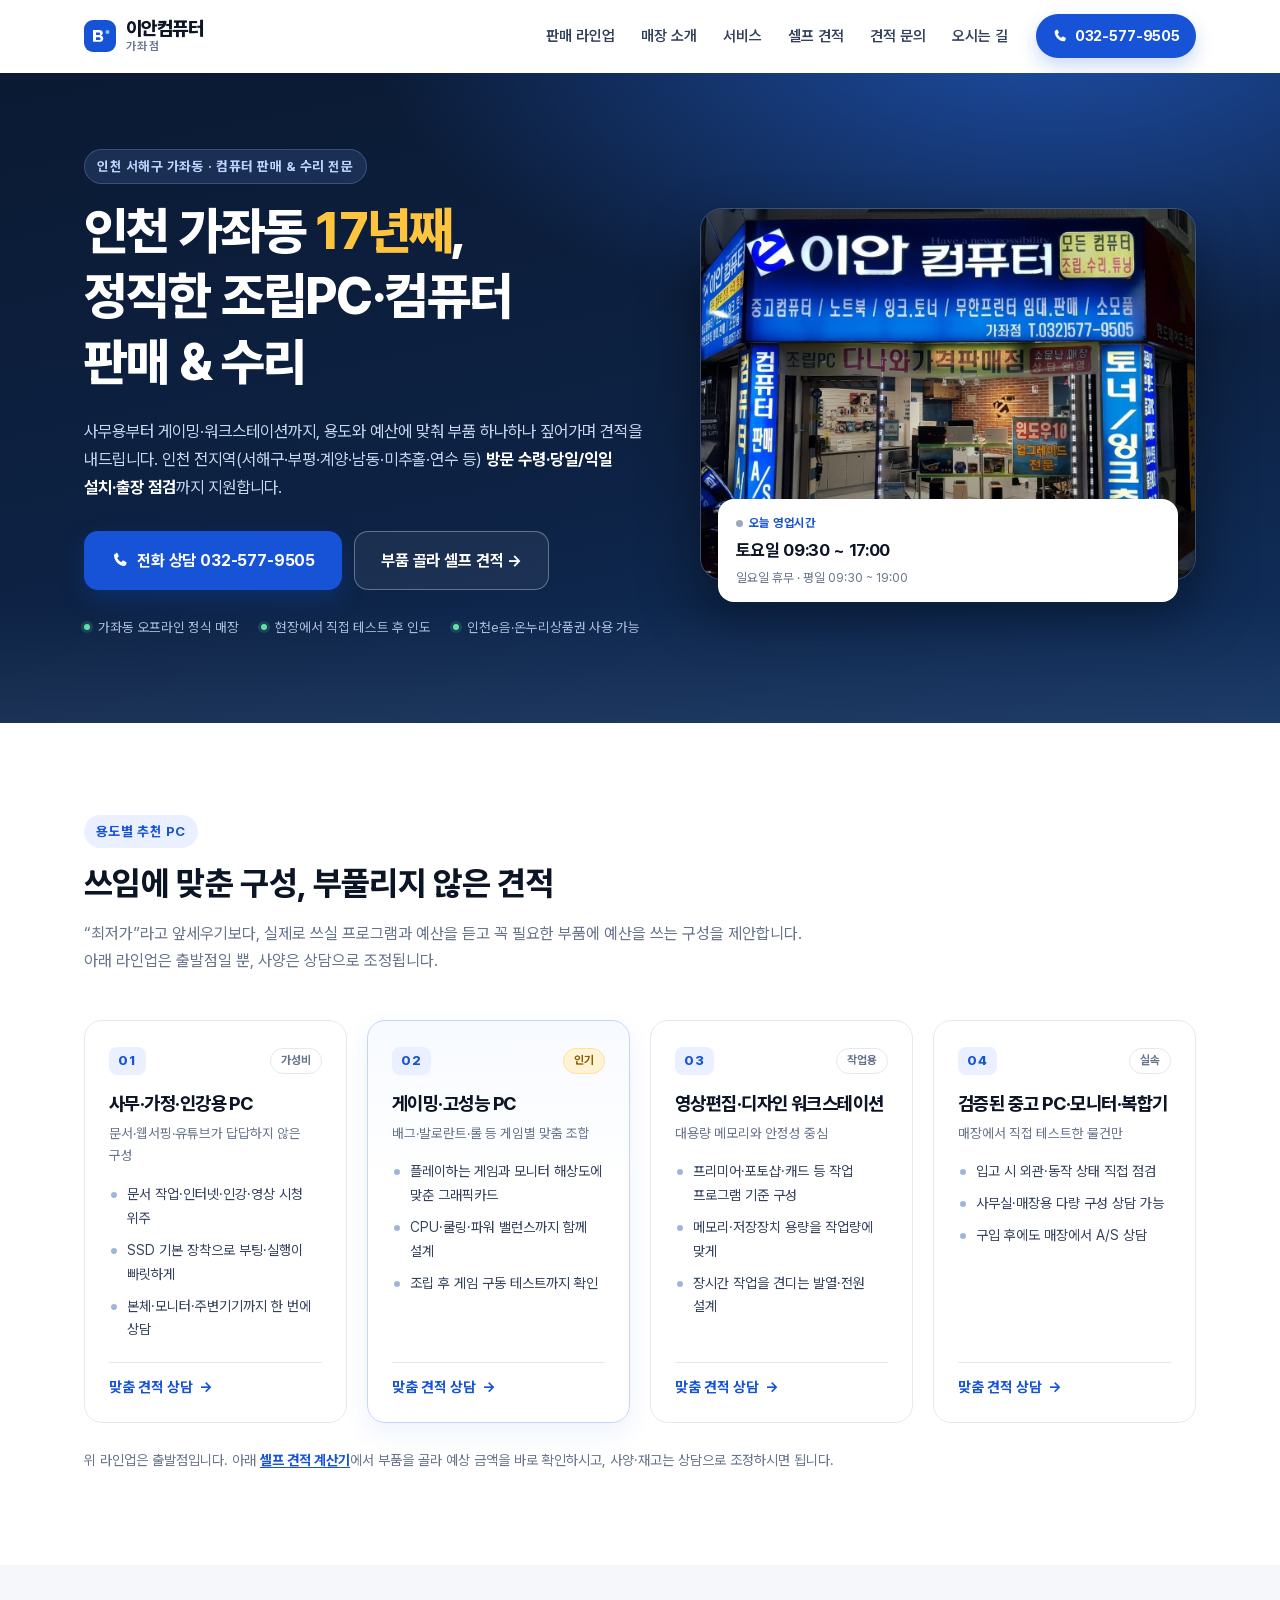
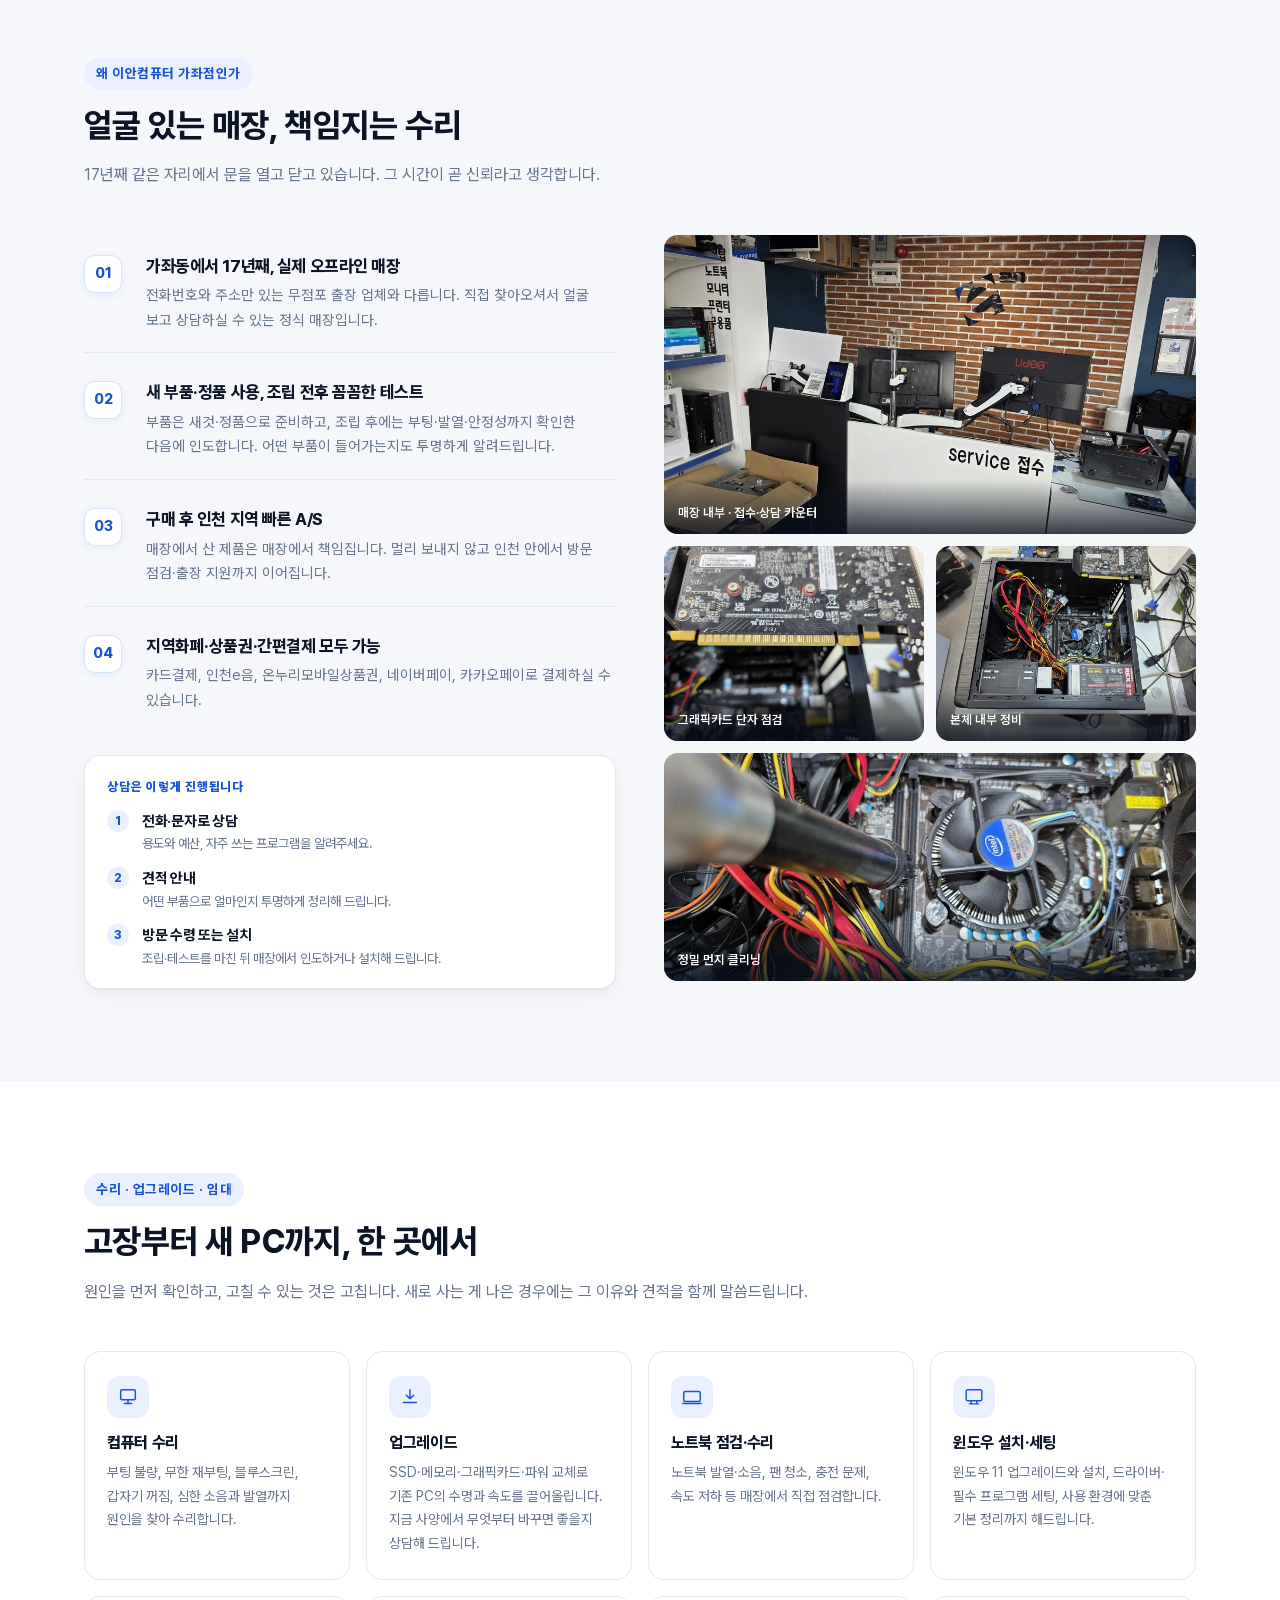
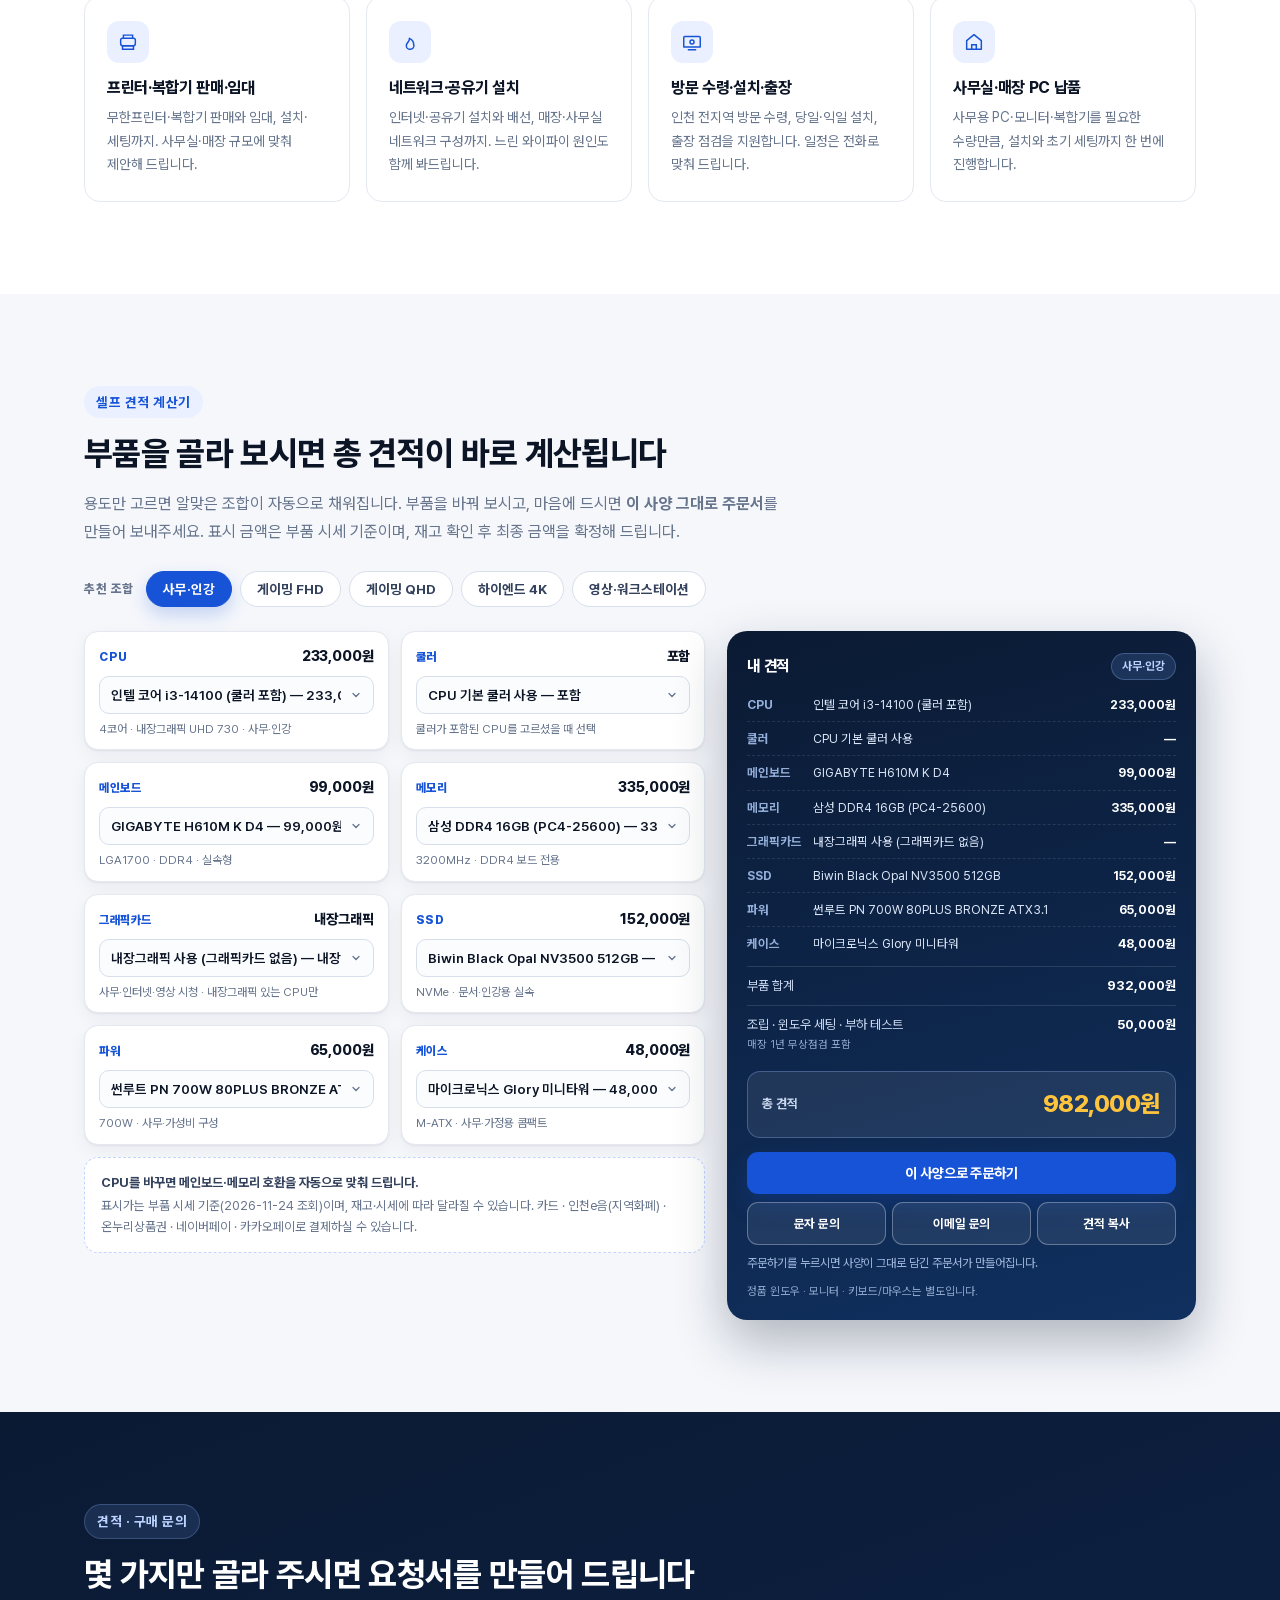
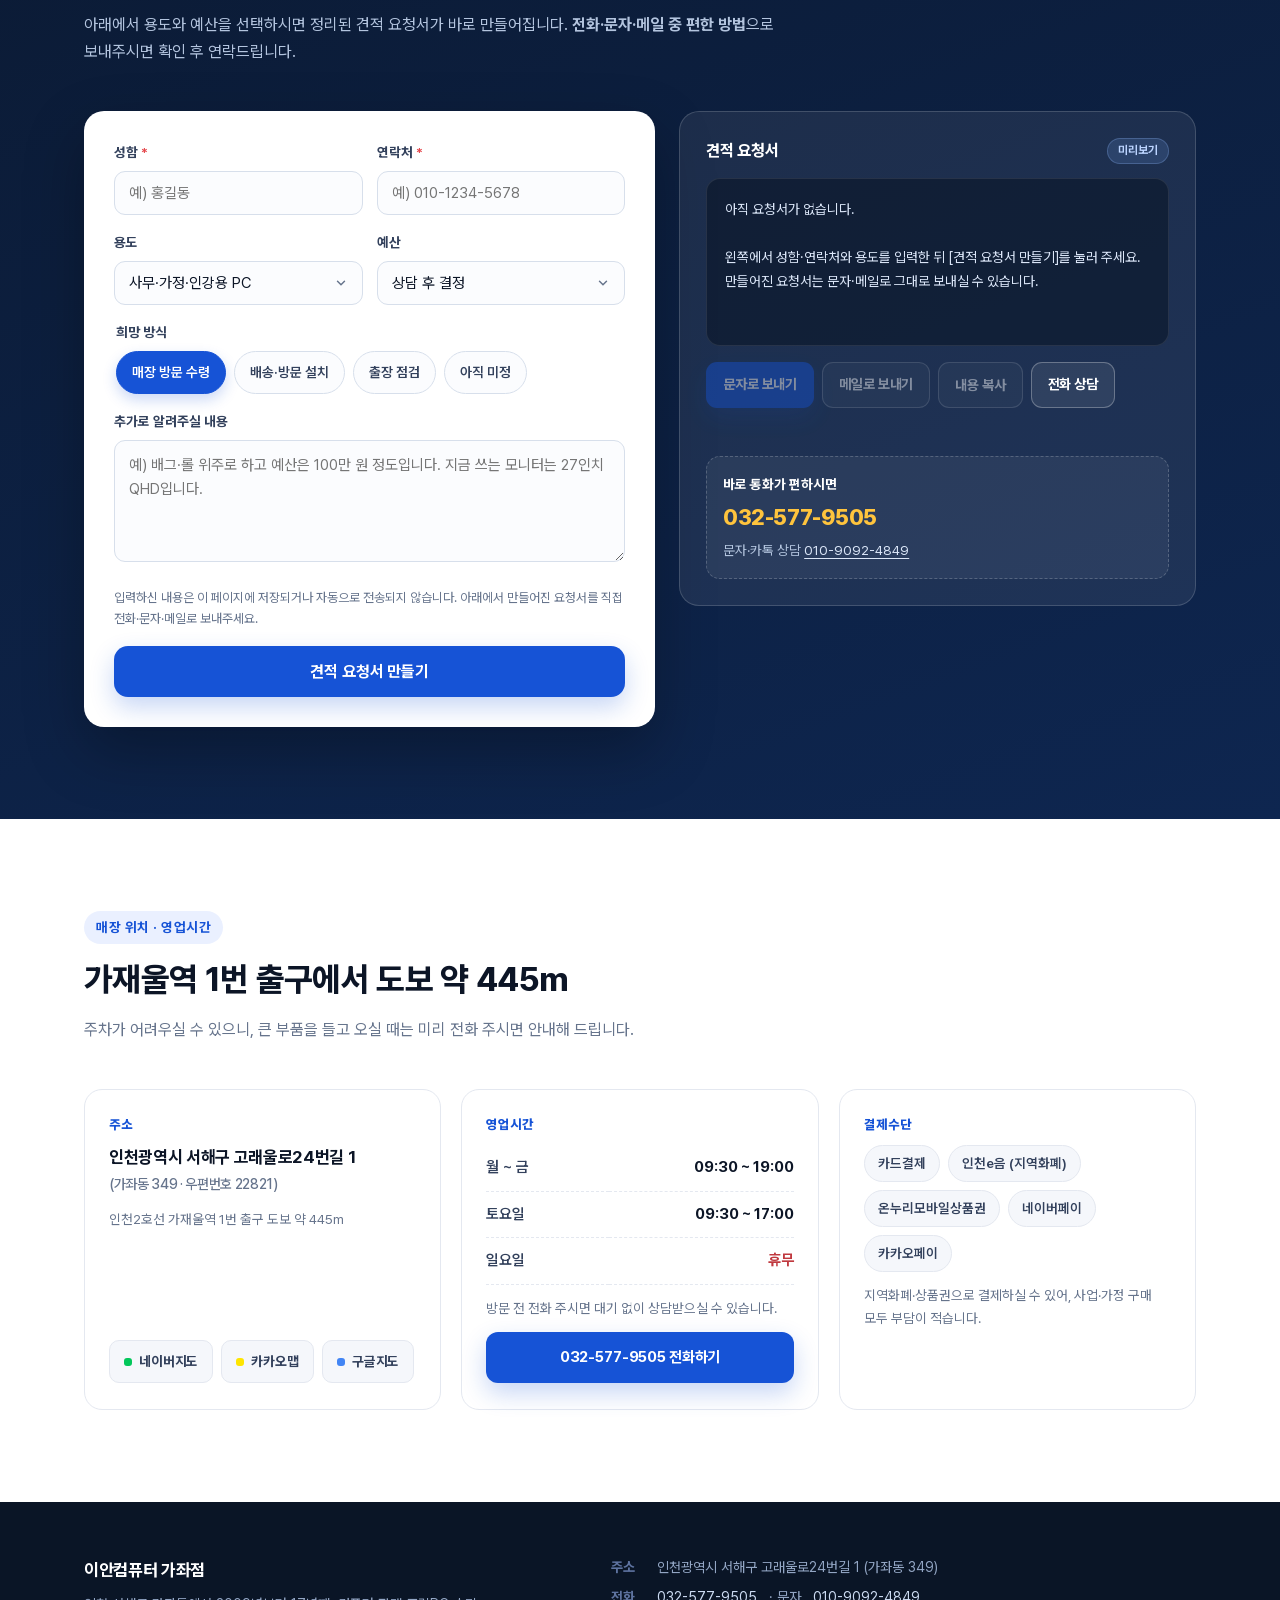
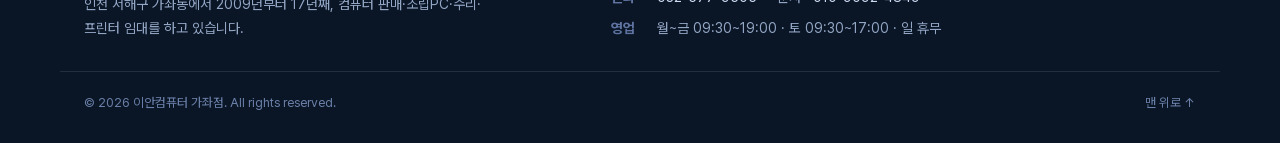
<file: index.html>
<!DOCTYPE html>
<html lang="ko">
<head>
<meta charset="utf-8">
<meta name="viewport" content="width=device-width, initial-scale=1">
<!-- Google Analytics 4 (방문자 통계, 사장님 전용) -->
<script async src="https://www.googletagmanager.com/gtag/js?id=G-D6BPPYGSS7"></script>
<script>
  window.dataLayer = window.dataLayer || [];
  function gtag(){dataLayer.push(arguments);}
  gtag('js', new Date());
  gtag('config', 'G-D6BPPYGSS7');
</script>
<title>이안컴퓨터 가좌점 | 인천 가좌동 조립PC·컴퓨터 판매·수리 전문점</title>
<meta name="description" content="인천 서해구 가좌동에서 2009년부터 17년째 운영 중인 이안컴퓨터 가좌점. 용도별 맞춤 조립PC, 컴퓨터 수리·업그레이드, 프린터·복합기 임대까지. 032-577-9505">
<meta name="keywords" content="가좌동 컴퓨터, 인천 컴퓨터 수리, 가좌동 조립PC, 인천 조립PC, 이안컴퓨터, 프린터 임대">
<meta property="og:type" content="website">
<meta property="og:title" content="이안컴퓨터 가좌점 | 인천 가좌동 17년째, 조립PC·컴퓨터 판매 & 수리">
<meta property="og:description" content="인천 가좌동 17년째, 정직한 조립PC·컴퓨터 판매 & 수리. 인천 전지역 방문 수령·설치·출장 지원.">
<meta property="og:image" content="https://shin-ilsup.github.io/eancomputer/images/storefront.jpg">
<meta property="og:url" content="https://shin-ilsup.github.io/eancomputer/">
<meta property="og:locale" content="ko_KR">
<link rel="canonical" href="https://shin-ilsup.github.io/eancomputer/">
<meta name="theme-color" content="#0c1a33">
<link rel="icon" href="images/favicon.svg" type="image/svg+xml">
<link rel="preload" href="fonts/PretendardVariable.woff2" as="font" type="font/woff2" crossorigin>
<link rel="stylesheet" href="css/style.css">
<script type="application/ld+json">
{
  "@context": "https://schema.org",
  "@type": "ComputerStore",
  "name": "이안컴퓨터 가좌점",
  "description": "인천 서해구 가좌동에서 2009년부터 17년째 운영 중인 컴퓨터 판매·조립PC·수리 전문 매장",
  "foundingDate": "2009-10-16",
  "telephone": "+82-32-577-9505",
  "address": {
    "@type": "PostalAddress",
    "streetAddress": "고래울로24번길 1",
    "addressLocality": "서해구, 인천광역시",
    "addressRegion": "인천광역시",
    "postalCode": "22821",
    "addressCountry": "KR"
  },
  "openingHoursSpecification": [
    {"@type":"OpeningHoursSpecification","dayOfWeek":["Monday","Tuesday","Wednesday","Thursday","Friday"],"opens":"09:30","closes":"19:00"},
    {"@type":"OpeningHoursSpecification","dayOfWeek":"Saturday","opens":"09:30","closes":"17:00"}
  ],
  "paymentAccepted": "카드결제, 인천e음, 온누리모바일상품권, 네이버페이, 카카오페이",
  "hasMap": "https://place.map.kakao.com/11666109",
  "priceRange": "맞춤 견적"
}
</script>
<style>
/* ── 셀프 견적 계산기 (#self-quote) ─────────────────────── */
.note-line a { color: var(--brand); font-weight: 700; text-decoration: underline; text-underline-offset: 2px; }

.sq-presets { display: flex; flex-wrap: wrap; align-items: center; gap: 8px; margin: -20px 0 24px; }
.sq-presets-label { font-size: 12.5px; font-weight: 800; color: var(--muted); letter-spacing: .04em; margin-right: 4px; }
.sq-preset {
  font-family: inherit; font-size: 13.5px; font-weight: 700; color: var(--ink-soft);
  background: #fff; border: 1px solid #d7dfeb; border-radius: 999px;
  padding: 9px 16px; cursor: pointer; transition: all .15s;
}
.sq-preset:hover { border-color: var(--brand); color: var(--brand); }
.sq-preset.is-active {
  background: var(--brand); border-color: var(--brand); color: #fff;
  box-shadow: 0 8px 18px rgba(22, 83, 214, .22);
}

.sq-layout { display: grid; grid-template-columns: 1.14fr .86fr; gap: 22px; align-items: start; }
.sq-picker { display: grid; grid-template-columns: 1fr 1fr; gap: 12px; }
.sq-row {
  background: #fff; border: 1px solid var(--line); border-radius: 14px;
  padding: 13px 14px 11px; box-shadow: var(--shadow-sm);
  display: flex; flex-direction: column;
}
.sq-row-head { display: flex; align-items: baseline; justify-content: space-between; gap: 8px; margin-bottom: 7px; }
.sq-row-head label { font-size: 12px; font-weight: 800; letter-spacing: .05em; color: var(--brand); }
.sq-price { font-size: 14px; font-weight: 800; color: var(--ink); letter-spacing: -.01em; }
.sq-row select {
  width: 100%; font-family: inherit; font-size: 13.5px; font-weight: 600; color: var(--ink);
  padding: 10px 32px 10px 11px; border: 1px solid #d7dfeb; border-radius: 10px;
  background-color: #fbfcfe; appearance: none; cursor: pointer;
  background-image: url("data:image/svg+xml;charset=UTF-8,%3Csvg xmlns='http://www.w3.org/2000/svg' width='12' height='12' viewBox='0 0 24 24' fill='none' stroke='%2366748c' stroke-width='2.5' stroke-linecap='round'%3E%3Cpath d='m6 9 6 6 6-6'/%3E%3C/svg%3E");
  background-repeat: no-repeat; background-position: right 11px center;
}
.sq-row select:focus { outline: none; border-color: var(--brand); background-color: #fff; box-shadow: 0 0 0 3px rgba(22, 83, 214, .12); }
.sq-spec { margin-top: 7px; font-size: 11.8px; line-height: 1.5; color: var(--muted); }
.sq-picker-note {
  grid-column: 1 / -1; background: #fff; border: 1px dashed #c3d5ff; border-radius: 14px;
  padding: 14px 16px; font-size: 12.6px; line-height: 1.65; color: var(--muted); margin: 0;
}
.sq-picker-note strong { display: block; color: var(--ink-soft); font-size: 13px; margin-bottom: 3px; }

.sq-summary {
  position: sticky; top: 92px;
  background: linear-gradient(165deg, #0b1a33 0%, #10305f 100%);
  color: #fff; border-radius: 20px; padding: 22px 20px 18px;
  box-shadow: 0 22px 52px rgba(12, 26, 51, .3);
}
.sq-summary-head { display: flex; align-items: center; justify-content: space-between; gap: 10px; margin-bottom: 14px; }
.sq-summary-head h3 { font-size: 15.5px; color: #fff; }
.sq-badge {
  font-size: 11.5px; font-weight: 700; color: #bcd4ff;
  background: rgba(120, 165, 255, .16); border: 1px solid rgba(150, 190, 255, .28);
  padding: 3px 10px; border-radius: 999px; white-space: nowrap;
}
.sq-list { list-style: none; padding: 0; margin: 0 0 12px; display: grid; gap: 6px; max-height: 262px; overflow-y: auto; }
.sq-list li {
  display: grid; grid-template-columns: 58px 1fr auto; gap: 8px; align-items: baseline;
  font-size: 12.4px; padding-bottom: 6px; border-bottom: 1px dashed rgba(255, 255, 255, .1);
}
.sq-list li:last-child { border-bottom: 0; padding-bottom: 0; }
.sq-list .sq-cat { color: #93aed8; font-weight: 700; }
.sq-list .sq-name { color: #dbe6f8; line-height: 1.45; }
.sq-list .sq-amt { color: #fff; font-weight: 700; white-space: nowrap; }
.sq-line {
  display: flex; justify-content: space-between; align-items: baseline; gap: 10px;
  font-size: 13px; color: #c8d6ee; padding: 8px 0; border-top: 1px solid rgba(255, 255, 255, .12);
}
.sq-line em { display: block; font-style: normal; font-size: 11px; color: #8ea6cc; }
.sq-line strong { color: #fff; font-weight: 700; white-space: nowrap; }
.sq-grand {
  display: flex; align-items: center; justify-content: space-between; gap: 10px;
  margin: 8px 0 14px; padding: 12px 14px; border-radius: 13px;
  background: rgba(255, 255, 255, .08); border: 1px solid rgba(150, 190, 255, .3);
}
.sq-grand span { font-size: 13px; font-weight: 700; color: #c8d6ee; }
.sq-grand strong { font-size: 24px; font-weight: 800; color: var(--accent); letter-spacing: -.02em; }
.sq-actions { display: grid; gap: 8px; }
.sq-actions .btn { width: 100%; padding: 12px 14px; font-size: 14px; border-radius: 11px; }
.sq-sub-actions { display: grid; grid-template-columns: 1fr 1fr 1fr; gap: 6px; }
.sq-sub-actions .btn { padding: 10px 8px; font-size: 12.5px; }
.sq-actions .btn-ghost { background: rgba(255, 255, 255, .08); color: #fff; border-color: rgba(255, 255, 255, .3); }
.sq-actions .btn-ghost:hover { background: rgba(255, 255, 255, .16); border-color: #fff; color: #fff; }
.sq-hint { font-size: 12px; color: #9fb6dc; margin-top: 9px; min-height: 18px; line-height: 1.55; }
.sq-caution {
  list-style: none; margin: 10px 0 0; padding: 10px 12px; border-radius: 11px;
  background: rgba(255, 196, 61, .1); border: 1px solid rgba(255, 196, 61, .32);
  display: grid; gap: 5px; font-size: 11.8px; line-height: 1.5; color: #ffe6ac;
}
.sq-caution[hidden] { display: none; }
.sq-caution li { position: relative; padding-left: 12px; }
.sq-caution li::before { content: "!"; position: absolute; left: 0; top: 0; font-weight: 800; color: var(--accent); }
.sq-foot { font-size: 11.5px; color: #8ea6cc; margin-top: 10px; }

/* ── 주문서 작성 ───────────────────────────────────────── */
.sq-order {
  margin-top: 26px; background: #fff; border: 1px solid #c3d5ff; border-radius: 20px;
  padding: 26px 26px 24px; box-shadow: 0 18px 44px rgba(22, 83, 214, .12);
  scroll-margin-top: 88px;
}
.sq-order[hidden] { display: none; }
.sq-order-head { display: flex; align-items: flex-start; justify-content: space-between; gap: 16px; margin-bottom: 20px; }
.sq-order-head h3 { font-size: 19px; letter-spacing: -.03em; margin-bottom: 6px; }
.sq-order-head p { font-size: 13.5px; color: var(--muted); max-width: 42em; }
.sq-order-head strong { color: var(--ink); }
.sq-order-close {
  flex: none; width: 38px; height: 38px; border-radius: 11px; border: 1px solid var(--line);
  background: #fff; color: var(--muted); font-size: 15px; cursor: pointer; line-height: 1;
}
.sq-order-close:hover { border-color: var(--brand); color: var(--brand); }
.sq-order-grid { display: grid; grid-template-columns: 1.02fr .98fr; gap: 22px; align-items: start; }
.sq-order-form { min-width: 0; }
.sq-of-row { display: grid; grid-template-columns: 1fr 1fr; gap: 14px; }
.sq-order-form .field { margin-bottom: 14px; }
.sq-order-form .form-note { margin: 2px 0 14px; }
.sq-order-card {
  background: linear-gradient(165deg, #0b1a33 0%, #10305f 100%);
  border-radius: 18px; padding: 20px 18px 16px; color: #fff; min-width: 0;
}
.sq-order-card-head { display: flex; align-items: center; justify-content: space-between; gap: 10px; margin-bottom: 12px; }
.sq-order-card-head h4 { font-size: 14.5px; color: #fff; margin: 0; }
.sq-glance {
  display: flex; align-items: baseline; justify-content: space-between; gap: 10px;
  margin-bottom: 10px; padding: 9px 12px; border-radius: 10px;
  background: rgba(255, 255, 255, .1); border: 1px solid rgba(150, 190, 255, .25);
  font-size: 12.8px; color: #dbe6f8;
}
.sq-glance[hidden] { display: none; }
.sq-glance strong { color: var(--accent); font-size: 16px; font-weight: 800; letter-spacing: -.02em; white-space: nowrap; }
.sq-order-card .result-text { min-height: 220px; max-height: 340px; overflow-y: auto; }
.sq-order-actions { display: grid; gap: 8px; }
.sq-order-actions .btn { width: 100%; padding: 11px 14px; font-size: 13.5px; border-radius: 11px; }
.sq-order-actions .btn-ghost { background: rgba(255, 255, 255, .08); color: #fff; border-color: rgba(255, 255, 255, .3); }
.sq-order-actions .btn-ghost:hover { background: rgba(255, 255, 255, .16); border-color: #fff; color: #fff; }
.sq-order-actions .btn.is-disabled { opacity: .45; cursor: not-allowed; }
.sq-order-actions .btn.is-disabled:hover { transform: none; }
.sq-order-card .result-hint { color: #9fb6dc; }
.sq-send-notice {
  margin-top: 12px; padding: 13px 14px 12px; border-radius: 12px; text-align: left;
  background: #fff8e6; border: 2px solid #f5b731; box-shadow: 0 6px 18px rgba(0, 0, 0, .28);
}
.sq-send-notice[hidden] { display: none; }
.sq-send-notice strong.sq-send-notice-title {
  display: block; font-size: 14.5px; font-weight: 800; color: #8a5200; letter-spacing: -.02em; margin-bottom: 6px;
}
.sq-send-notice p { font-size: 13px; line-height: 1.68; color: #4a3608; margin: 0; }
.sq-send-notice a { color: #0b57d0; font-weight: 800; text-decoration: underline; }
.sq-send-notice-again {
  margin-top: 9px; padding: 7px 12px; border-radius: 9px; border: 1px solid #d99a13;
  background: #fff; color: #8a5200; font-family: inherit; font-size: 12.5px; font-weight: 800; cursor: pointer;
}
.sq-send-notice-again:hover { background: #ffefc2; }
.sq-pc-tip { margin-top: 10px; font-size: 12.3px; line-height: 1.62; color: #ffd98a; }
.sq-pc-tip[hidden] { display: none; }
.sq-send-notice.is-ok { background: #e8fbf1; border-color: #2fb673; }
.sq-send-notice.is-ok strong.sq-send-notice-title { color: #0a6b3f; }
.sq-send-notice.is-ok p { color: #16512f; }
.sq-send-notice.is-ok a { color: #0b57d0; }
.sq-send-notice.is-busy { background: #eaf2ff; border-color: #6b9be8; }
.sq-send-notice.is-busy strong.sq-send-notice-title { color: #1a3d78; }
.sq-send-notice.is-busy p { color: #1f3557; }
.sq-order-actions .btn.is-busy { opacity: .8; cursor: progress; }

@media (max-width: 1080px) {
  .sq-layout { grid-template-columns: 1fr; }
  .sq-summary { position: static; }
  .sq-order-grid { grid-template-columns: 1fr; }
}

@media (max-width: 640px) {
  .sq-picker { grid-template-columns: 1fr; }
  .sq-grand strong { font-size: 21px; }
  .sq-list { max-height: none; }
  .sq-of-row { grid-template-columns: 1fr; gap: 0; }
  .sq-order { padding: 20px 16px 18px; border-radius: 16px; }
  .sq-order-head h3 { font-size: 17px; }
  .sq-sub-actions { grid-template-columns: 1fr 1fr 1fr; gap: 4px; }
  .sq-sub-actions .btn { padding: 9px 2px; font-size: 11.8px; }
  .sq-order-card .result-text { min-height: 180px; max-height: none; }
}
</style>
</head>
<body>
<a class="skip-link" href="#main">본문으로 바로가기</a>

<header class="site-header" id="top">
  <div class="wrap header-inner">
    <a class="brand" href="#top" aria-label="이안컴퓨터 가좌점 홈">
      <span class="brand-mark" aria-hidden="true">
        <svg viewBox="0 0 32 32" width="32" height="32" role="img" aria-hidden="true">
          <rect width="32" height="32" rx="9" fill="#1653d6"></rect>
          <path d="M9 10h6.2c2.2 0 3.6 1.2 3.6 3 0 1.2-.7 2.1-1.8 2.5 1.4.4 2.3 1.5 2.3 2.9 0 2-1.6 3.4-4 3.4H9V10zm3 2.4v2.6h2.7c.9 0 1.5-.5 1.5-1.3 0-.8-.6-1.3-1.5-1.3H12zm0 4.8v2.9h3c1 0 1.6-.6 1.6-1.4 0-.9-.7-1.5-1.7-1.5H12z" fill="#fff"></path>
          <circle cx="23.5" cy="12" r="2" fill="#7fd1ff"></circle>
        </svg>
      </span>
      <span class="brand-text">
        <strong>이안컴퓨터</strong>
        <small>가좌점</small>
      </span>
    </a>

    <nav class="nav" id="nav" aria-label="주 메뉴">
      <ul>
        <li><a href="#lineup">판매 라인업</a></li>
        <li><a href="#trust">매장 소개</a></li>
        <li><a href="#service">서비스</a></li>
        <li><a href="#self-quote">셀프 견적</a></li>
        <li><a href="#quote">견적 문의</a></li>
        <li><a href="#visit">오시는 길</a></li>
      </ul>
      <a class="nav-call" href="tel:0325779505">
        <svg viewBox="0 0 24 24" width="16" height="16" aria-hidden="true"><path d="M6.6 2.5c.9-.3 1.8.1 2.2.9l1.3 2.5c.4.7.2 1.6-.4 2.1l-.9.8c-.3.3-.4.7-.2 1.1a12 12 0 0 0 4.6 4.6c.4.2.8.1 1.1-.2l.8-.9c.5-.6 1.4-.8 2.1-.4l2.5 1.3c.8.4 1.2 1.3.9 2.2l-.5 1.5c-.4 1.2-1.5 2-2.7 1.9C10.5 19.3 4.7 13.5 4 6.2c-.1-1.2.7-2.3 1.9-2.7l.7-.3z" fill="currentColor"/></svg>
        032-577-9505
      </a>
    </nav>

    <button class="nav-toggle" id="navToggle" aria-expanded="false" aria-controls="nav" aria-label="메뉴 열기">
      <span></span><span></span><span></span>
    </button>
  </div>
</header>

<main id="main">

  <!-- ── 히어로 ── -->
  <section class="hero">
    <div class="wrap hero-inner">
      <div class="hero-copy">
        <p class="eyebrow">인천 서해구 가좌동 · 컴퓨터 판매 &amp; 수리 전문</p>
        <h1>인천 가좌동 <span class="hl">17년째</span>,<br>정직한 조립PC·컴퓨터<br class="br-sp"> 판매 &amp; 수리</h1>
        <p class="hero-lead">
          사무용부터 게이밍·워크스테이션까지, 용도와 예산에 맞춰 부품 하나하나 짚어가며 견적을 내드립니다.
          인천 전지역(서해구·부평·계양·남동·미추홀·연수 등) <strong>방문 수령·당일/익일 설치·출장 점검</strong>까지 지원합니다.
        </p>
        <div class="hero-actions">
          <a class="btn btn-primary btn-lg" href="tel:0325779505">
            <svg viewBox="0 0 24 24" width="18" height="18" aria-hidden="true"><path d="M6.6 2.5c.9-.3 1.8.1 2.2.9l1.3 2.5c.4.7.2 1.6-.4 2.1l-.9.8c-.3.3-.4.7-.2 1.1a12 12 0 0 0 4.6 4.6c.4.2.8.1 1.1-.2l.8-.9c.5-.6 1.4-.8 2.1-.4l2.5 1.3c.8.4 1.2 1.3.9 2.2l-.5 1.5c-.4 1.2-1.5 2-2.7 1.9C10.5 19.3 4.7 13.5 4 6.2c-.1-1.2.7-2.3 1.9-2.7l.7-.3z" fill="currentColor"/></svg>
            전화 상담 032-577-9505
          </a>
          <a class="btn btn-ghost btn-lg" href="#self-quote">부품 골라 셀프 견적 →</a>
        </div>
        <ul class="hero-badges">
          <li><span class="dot"></span>가좌동 오프라인 정식 매장</li>
          <li><span class="dot"></span>현장에서 직접 테스트 후 인도</li>
          <li><span class="dot"></span>인천e음·온누리상품권 사용 가능</li>
        </ul>
      </div>

      <figure class="hero-visual">
        <img src="images/storefront.jpg" alt="이안컴퓨터 가좌점 매장 외관, 파란 간판의 정식 오프라인 매장" width="1200" height="900">
        <figcaption class="hero-card">
          <span class="hero-card-label"><i class="status-dot"></i><span id="openStatus">오늘 영업시간</span></span>
          <strong id="todayHours">월~금 09:30 ~ 19:00</strong>
          <span class="hero-card-sub">토 09:30 ~ 17:00 · 일요일 휴무</span>
        </figcaption>
      </figure>
    </div>
  </section>

  <!-- ── 판매 라인업 ── -->
  <section class="section" id="lineup">
    <div class="wrap">
      <header class="section-head">
        <p class="eyebrow">용도별 추천 PC</p>
        <h2>쓰임에 맞춘 구성, 부풀리지 않은 견적</h2>
        <p class="section-desc">
          “최저가”라고 앞세우기보다, 실제로 쓰실 프로그램과 예산을 듣고 꼭 필요한 부품에 예산을 쓰는 구성을 제안합니다.
          아래 라인업은 출발점일 뿐, 사양은 상담으로 조정됩니다.
        </p>
      </header>

      <div class="cards">
        <article class="card">
          <div class="card-top">
            <span class="card-num">01</span>
            <span class="card-tag">가성비</span>
          </div>
          <h3>사무·가정·인강용 PC</h3>
          <p class="card-sub">문서·웹서핑·유튜브가 답답하지 않은 구성</p>
          <ul class="card-list">
            <li>문서 작업·인터넷·인강·영상 시청 위주</li>
            <li>SSD 기본 장착으로 부팅·실행이 빠릿하게</li>
            <li>본체·모니터·주변기기까지 한 번에 상담</li>
          </ul>
          <a class="card-link" href="#quote" data-purpose="사무·가정·인강용 PC">맞춤 견적 상담 <span aria-hidden="true">→</span></a>
        </article>

        <article class="card card-featured">
          <div class="card-top">
            <span class="card-num">02</span>
            <span class="card-tag tag-hot">인기</span>
          </div>
          <h3>게이밍·고성능 PC</h3>
          <p class="card-sub">배그·발로란트·롤 등 게임별 맞춤 조합</p>
          <ul class="card-list">
            <li>플레이하는 게임과 모니터 해상도에 맞춘 그래픽카드</li>
            <li>CPU·쿨링·파워 밸런스까지 함께 설계</li>
            <li>조립 후 게임 구동 테스트까지 확인</li>
          </ul>
          <a class="card-link" href="#quote" data-purpose="게이밍·고성능 PC">맞춤 견적 상담 <span aria-hidden="true">→</span></a>
        </article>

        <article class="card">
          <div class="card-top">
            <span class="card-num">03</span>
            <span class="card-tag">작업용</span>
          </div>
          <h3>영상편집·디자인 워크스테이션</h3>
          <p class="card-sub">대용량 메모리와 안정성 중심</p>
          <ul class="card-list">
            <li>프리미어·포토샵·캐드 등 작업 프로그램 기준 구성</li>
            <li>메모리·저장장치 용량을 작업량에 맞게</li>
            <li>장시간 작업을 견디는 발열·전원 설계</li>
          </ul>
          <a class="card-link" href="#quote" data-purpose="영상편집·디자인 워크스테이션">맞춤 견적 상담 <span aria-hidden="true">→</span></a>
        </article>

        <article class="card">
          <div class="card-top">
            <span class="card-num">04</span>
            <span class="card-tag">실속</span>
          </div>
          <h3>검증된 중고 PC·모니터·복합기</h3>
          <p class="card-sub">매장에서 직접 테스트한 물건만</p>
          <ul class="card-list">
            <li>입고 시 외관·동작 상태 직접 점검</li>
            <li>사무실·매장용 다량 구성 상담 가능</li>
            <li>구입 후에도 매장에서 A/S 상담</li>
          </ul>
          <a class="card-link" href="#quote" data-purpose="중고 PC·모니터·복합기">맞춤 견적 상담 <span aria-hidden="true">→</span></a>
        </article>
      </div>

      <p class="note-line">
        위 라인업은 출발점입니다. 아래 <a href="#self-quote">셀프 견적 계산기</a>에서 부품을 골라 예상 금액을 바로 확인하시고, 사양·재고는 상담으로 조정하시면 됩니다.
      </p>
    </div>
  </section>

  <!-- ── 신뢰 포인트 ── -->
  <section class="section section-alt" id="trust">
    <div class="wrap">
      <header class="section-head">
        <p class="eyebrow">왜 이안컴퓨터 가좌점인가</p>
        <h2>얼굴 있는 매장, 책임지는 수리</h2>
        <p class="section-desc">17년째 같은 자리에서 문을 열고 닫고 있습니다. 그 시간이 곧 신뢰라고 생각합니다.</p>
      </header>

      <div class="trust-layout">
        <div class="trust-left">
        <div class="trust-points">
          <article class="point">
            <span class="point-num">01</span>
            <div>
              <h3>가좌동에서 17년째, 실제 오프라인 매장</h3>
              <p>전화번호와 주소만 있는 무점포 출장 업체와 다릅니다. 직접 찾아오셔서 얼굴 보고 상담하실 수 있는 정식 매장입니다.</p>
            </div>
          </article>
          <article class="point">
            <span class="point-num">02</span>
            <div>
              <h3>새 부품·정품 사용, 조립 전후 꼼꼼한 테스트</h3>
              <p>부품은 새것·정품으로 준비하고, 조립 후에는 부팅·발열·안정성까지 확인한 다음에 인도합니다. 어떤 부품이 들어가는지도 투명하게 알려드립니다.</p>
            </div>
          </article>
          <article class="point">
            <span class="point-num">03</span>
            <div>
              <h3>구매 후 인천 지역 빠른 A/S</h3>
              <p>매장에서 산 제품은 매장에서 책임집니다. 멀리 보내지 않고 인천 안에서 방문 점검·출장 지원까지 이어집니다.</p>
            </div>
          </article>
          <article class="point">
            <span class="point-num">04</span>
            <div>
              <h3>지역화폐·상품권·간편결제 모두 가능</h3>
              <p>카드결제, 인천e음, 온누리모바일상품권, 네이버페이, 카카오페이로 결제하실 수 있습니다.</p>
            </div>
          </article>
        </div>

        <div class="process">
          <p class="process-title">상담은 이렇게 진행됩니다</p>
          <ol>
            <li>
              <span class="process-num">1</span>
              <div><strong>전화·문자로 상담</strong><em>용도와 예산, 자주 쓰는 프로그램을 알려주세요.</em></div>
            </li>
            <li>
              <span class="process-num">2</span>
              <div><strong>견적 안내</strong><em>어떤 부품으로 얼마인지 투명하게 정리해 드립니다.</em></div>
            </li>
            <li>
              <span class="process-num">3</span>
              <div><strong>방문 수령 또는 설치</strong><em>조립·테스트를 마친 뒤 매장에서 인도하거나 설치해 드립니다.</em></div>
            </li>
          </ol>
        </div>
        </div>

        <div class="gallery">
          <figure class="gallery-item gallery-main">
            <img src="images/counter.jpg" alt="이안컴퓨터 가좌점 매장 내부 접수 카운터와 상담 데스크" width="1000" height="750" loading="lazy">
            <figcaption>매장 내부 · 접수·상담 카운터</figcaption>
          </figure>
          <figure class="gallery-item">
            <img src="images/repair-gpu.jpg" alt="그래픽카드 단자를 확대해 접점 상태를 점검하는 모습" width="1000" height="750" loading="lazy">
            <figcaption>그래픽카드 단자 점검</figcaption>
          </figure>
          <figure class="gallery-item">
            <img src="images/repair-pc.jpg" alt="PC 본체 내부를 열어 케이블과 부품을 정비하는 모습" width="1000" height="750" loading="lazy">
            <figcaption>본체 내부 정비</figcaption>
          </figure>
          <figure class="gallery-item">
            <img src="images/repair-clean.jpg" alt="PC 내부 먼지를 정밀하게 청소하는 작업 모습" width="1000" height="750" loading="lazy">
            <figcaption>정밀 먼지 클리닝</figcaption>
          </figure>
        </div>
      </div>
    </div>
  </section>

  <!-- ── 서비스 ── -->
  <section class="section" id="service">
    <div class="wrap">
      <header class="section-head">
        <p class="eyebrow">수리 · 업그레이드 · 임대</p>
        <h2>고장부터 새 PC까지, 한 곳에서</h2>
        <p class="section-desc">
          원인을 먼저 확인하고, 고칠 수 있는 것은 고칩니다. 새로 사는 게 나은 경우에는 그 이유와 견적을 함께 말씀드립니다.
        </p>
      </header>

      <div class="services">
        <article class="service">
          <span class="service-icon" aria-hidden="true">
            <svg viewBox="0 0 24 24" width="22" height="22"><path d="M4 5.5A1.5 1.5 0 0 1 5.5 4h13A1.5 1.5 0 0 1 20 5.5v8A1.5 1.5 0 0 1 18.5 15h-13A1.5 1.5 0 0 1 4 13.5v-8Z" fill="none" stroke="currentColor" stroke-width="1.6"/><path d="M8 19h8M12 15v4" stroke="currentColor" stroke-width="1.6" stroke-linecap="round"/></svg>
          </span>
          <h3>컴퓨터 수리</h3>
          <p>부팅 불량, 무한 재부팅, 블루스크린, 갑자기 꺼짐, 심한 소음과 발열까지 원인을 찾아 수리합니다.</p>
        </article>

        <article class="service">
          <span class="service-icon" aria-hidden="true">
            <svg viewBox="0 0 24 24" width="22" height="22"><path d="M12 4v10m0 0 4-4m-4 4-4-4" fill="none" stroke="currentColor" stroke-width="1.6" stroke-linecap="round" stroke-linejoin="round"/><path d="M5 18h14" stroke="currentColor" stroke-width="1.6" stroke-linecap="round"/></svg>
          </span>
          <h3>업그레이드</h3>
          <p>SSD·메모리·그래픽카드·파워 교체로 기존 PC의 수명과 속도를 끌어올립니다. 지금 사양에서 무엇부터 바꾸면 좋을지 상담해 드립니다.</p>
        </article>

        <article class="service">
          <span class="service-icon" aria-hidden="true">
            <svg viewBox="0 0 24 24" width="22" height="22"><rect x="3" y="6" width="18" height="11" rx="1.6" fill="none" stroke="currentColor" stroke-width="1.6"/><path d="M2 19h20" stroke="currentColor" stroke-width="1.6" stroke-linecap="round"/></svg>
          </span>
          <h3>노트북 점검·수리</h3>
          <p>노트북 발열·소음, 팬 청소, 충전 문제, 속도 저하 등 매장에서 직접 점검합니다.</p>
        </article>

        <article class="service">
          <span class="service-icon" aria-hidden="true">
            <svg viewBox="0 0 24 24" width="22" height="22"><rect x="3.5" y="4" width="17" height="12" rx="1.5" fill="none" stroke="currentColor" stroke-width="1.6"/><path d="M7 19.5h10M9 16v3.5M15 16v3.5" stroke="currentColor" stroke-width="1.6" stroke-linecap="round"/></svg>
          </span>
          <h3>윈도우 설치·세팅</h3>
          <p>윈도우 11 업그레이드와 설치, 드라이버·필수 프로그램 세팅, 사용 환경에 맞춘 기본 정리까지 해드립니다.</p>
        </article>

        <article class="service">
          <span class="service-icon" aria-hidden="true">
            <svg viewBox="0 0 24 24" width="22" height="22"><path d="M7 8V4.5h10V8M6 16h12v4H6z" fill="none" stroke="currentColor" stroke-width="1.6"/><path d="M6 8h12a2 2 0 0 1 2 2v4a2 2 0 0 1-2 2H6a2 2 0 0 1-2-2v-4a2 2 0 0 1 2-2Z" fill="none" stroke="currentColor" stroke-width="1.6"/></svg>
          </span>
          <h3>프린터·복합기 판매·임대</h3>
          <p>무한프린터·복합기 판매와 임대, 설치·세팅까지. 사무실·매장 규모에 맞춰 제안해 드립니다.</p>
        </article>

        <article class="service">
          <span class="service-icon" aria-hidden="true">
            <svg viewBox="0 0 24 24" width="22" height="22"><path d="M12 20a4 4 0 0 1-4-4c0-2 1.5-3.4 2.4-4.6.7-.9 1-1.7 1-3.4 2.2 1 4.6 3.4 4.6 6.6A3.9 3.9 0 0 1 12 20Z" fill="none" stroke="currentColor" stroke-width="1.6" stroke-linejoin="round"/></svg>
          </span>
          <h3>네트워크·공유기 설치</h3>
          <p>인터넷·공유기 설치와 배선, 매장·사무실 네트워크 구성까지. 느린 와이파이 원인도 함께 봐드립니다.</p>
        </article>

        <article class="service">
          <span class="service-icon" aria-hidden="true">
            <svg viewBox="0 0 24 24" width="22" height="22"><path d="M3 17.5V7.2c0-.7.5-1.2 1.1-1.2h15.8c.6 0 1.1.5 1.1 1.2v10.3" fill="none" stroke="currentColor" stroke-width="1.6"/><path d="M3 17.5h18M8 20.5h8" stroke="currentColor" stroke-width="1.6" stroke-linecap="round"/><circle cx="12" cy="12" r="2.2" fill="none" stroke="currentColor" stroke-width="1.6"/></svg>
          </span>
          <h3>방문 수령·설치·출장</h3>
          <p>인천 전지역 방문 수령, 당일·익일 설치, 출장 점검을 지원합니다. 일정은 전화로 맞춰 드립니다.</p>
        </article>

        <article class="service">
          <span class="service-icon" aria-hidden="true">
            <svg viewBox="0 0 24 24" width="22" height="22"><path d="M4 10.5 12 4l8 6.5V20H4v-9.5Z" fill="none" stroke="currentColor" stroke-width="1.6" stroke-linejoin="round"/><path d="M9.5 20v-5h5v5" fill="none" stroke="currentColor" stroke-width="1.6"/></svg>
          </span>
          <h3>사무실·매장 PC 납품</h3>
          <p>사무용 PC·모니터·복합기를 필요한 수량만큼, 설치와 초기 세팅까지 한 번에 진행합니다.</p>
        </article>
      </div>
    </div>
  </section>

  <!-- ── 셀프 견적 계산기 ── -->
  <section class="section section-alt" id="self-quote">
    <div class="wrap">
      <header class="section-head">
        <p class="eyebrow">셀프 견적 계산기</p>
        <h2>부품을 골라 보시면 총 견적이 바로 계산됩니다</h2>
        <p class="section-desc">
          용도만 고르면 알맞은 조합이 자동으로 채워집니다. 부품을 바꿔 보시고, 마음에 드시면 <strong>이 사양 그대로 주문서</strong>를 만들어 보내주세요.
          표시 금액은 부품 시세 기준이며, 재고 확인 후 최종 금액을 확정해 드립니다.
        </p>
      </header>

      <div class="sq-presets" role="group" aria-label="추천 조합 불러오기">
        <span class="sq-presets-label">추천 조합</span>
        <button type="button" class="sq-preset" data-preset="office" aria-pressed="false">사무·인강</button>
        <button type="button" class="sq-preset" data-preset="fhd" aria-pressed="false">게이밍 FHD</button>
        <button type="button" class="sq-preset" data-preset="qhd" aria-pressed="false">게이밍 QHD</button>
        <button type="button" class="sq-preset" data-preset="uhd" aria-pressed="false">하이엔드 4K</button>
        <button type="button" class="sq-preset" data-preset="work" aria-pressed="false">영상·워크스테이션</button>
      </div>

      <div class="sq-layout">
        <div class="sq-picker">
          <div class="sq-row">
            <div class="sq-row-head"><label for="sqCpu">CPU</label><span class="sq-price" data-price="cpu">-</span></div>
            <select id="sqCpu" data-select="cpu"></select>
            <p class="sq-spec" data-spec="cpu"></p>
          </div>
          <div class="sq-row">
            <div class="sq-row-head"><label for="sqCooler">쿨러</label><span class="sq-price" data-price="cooler">-</span></div>
            <select id="sqCooler" data-select="cooler"></select>
            <p class="sq-spec" data-spec="cooler"></p>
          </div>
          <div class="sq-row">
            <div class="sq-row-head"><label for="sqMb">메인보드</label><span class="sq-price" data-price="mb">-</span></div>
            <select id="sqMb" data-select="mb"></select>
            <p class="sq-spec" data-spec="mb"></p>
          </div>
          <div class="sq-row">
            <div class="sq-row-head"><label for="sqRam">메모리</label><span class="sq-price" data-price="ram">-</span></div>
            <select id="sqRam" data-select="ram"></select>
            <p class="sq-spec" data-spec="ram"></p>
          </div>
          <div class="sq-row">
            <div class="sq-row-head"><label for="sqGpu">그래픽카드</label><span class="sq-price" data-price="gpu">-</span></div>
            <select id="sqGpu" data-select="gpu"></select>
            <p class="sq-spec" data-spec="gpu"></p>
          </div>
          <div class="sq-row">
            <div class="sq-row-head"><label for="sqSsd">SSD</label><span class="sq-price" data-price="ssd">-</span></div>
            <select id="sqSsd" data-select="ssd"></select>
            <p class="sq-spec" data-spec="ssd"></p>
          </div>
          <div class="sq-row">
            <div class="sq-row-head"><label for="sqPsu">파워</label><span class="sq-price" data-price="psu">-</span></div>
            <select id="sqPsu" data-select="psu"></select>
            <p class="sq-spec" data-spec="psu"></p>
          </div>
          <div class="sq-row">
            <div class="sq-row-head"><label for="sqCase">케이스</label><span class="sq-price" data-price="case">-</span></div>
            <select id="sqCase" data-select="case"></select>
            <p class="sq-spec" data-spec="case"></p>
          </div>
          <p class="sq-picker-note">
            <strong>CPU를 바꾸면 메인보드·메모리 호환을 자동으로 맞춰 드립니다.</strong>
            표시가는 부품 시세 기준(2026-11-24 조회)이며, 재고·시세에 따라 달라질 수 있습니다.
            카드 · 인천e음(지역화폐) · 온누리상품권 · 네이버페이 · 카카오페이로 결제하실 수 있습니다.
          </p>
        </div>

        <aside class="sq-summary" aria-label="내 견적 요약">
          <div class="sq-summary-head">
            <h3>내 견적</h3>
            <span class="sq-badge" id="sqBadge">사무·인강</span>
          </div>
          <ul class="sq-list" id="sqList"></ul>
          <div class="sq-line"><span>부품 합계</span><strong id="sqParts">-</strong></div>
          <div class="sq-line"><span>조립 · 윈도우 세팅 · 부하 테스트<em>매장 1년 무상점검 포함</em></span><strong>50,000원</strong></div>
          <div class="sq-grand"><span>총 견적</span><strong id="sqTotal">-</strong></div>
          <div class="sq-actions">
            <button class="btn btn-primary" type="button" id="sqOrderBtn">이 사양으로 주문하기</button>
            <div class="sq-sub-actions">
              <a class="btn btn-ghost" id="sqSms" href="sms:01090924849">문자 문의</a>
              <a class="btn btn-ghost" id="sqMail" href="mailto:evrc130@naver.com">이메일 문의</a>
              <button class="btn btn-ghost" type="button" id="sqCopy">견적 복사</button>
            </div>
          </div>
          <p class="sq-hint" id="sqHint">주문하기를 누르시면 사양이 그대로 담긴 주문서가 만들어집니다.</p>
          <ul class="sq-caution" id="sqCaution" hidden></ul>
          <p class="sq-foot">정품 윈도우 · 모니터 · 키보드/마우스는 별도입니다.</p>
        </aside>
      </div>

      <!-- 주문서 작성 -->
      <div class="sq-order" id="sqOrder" hidden>
        <div class="sq-order-head">
          <div>
            <h3>이 사양으로 주문서 작성</h3>
            <p>보내주시면 재고 확인 후 <strong>032-577-9505</strong>로 연락드립니다. 결제는 매장에서 진행되며, 이 화면에서는 결제되지 않습니다.</p>
          </div>
          <button type="button" class="sq-order-close" id="sqOrderClose" aria-label="주문서 작성 닫기">✕</button>
        </div>

        <div class="sq-order-grid">
          <form class="sq-order-form" id="sqOrderForm" novalidate>
            <div class="sq-of-row">
              <div class="field">
                <label for="soName">성함 <span class="req">*</span></label>
                <input type="text" id="soName" name="name" autocomplete="name" placeholder="예) 홍길동" required>
              </div>
              <div class="field">
                <label for="soPhone">연락처 <span class="req">*</span></label>
                <input type="tel" id="soPhone" name="phone" autocomplete="tel" inputmode="tel" placeholder="예) 010-1234-5678" required>
              </div>
            </div>

            <fieldset class="field">
              <legend>수령 방식</legend>
              <div class="chips">
                <label class="chip"><input type="radio" name="soDelivery" value="매장 방문 수령" checked><span>매장 방문 수령</span></label>
                <label class="chip"><input type="radio" name="soDelivery" value="인천 서해구 인근 방문·설치 상담"><span>인천 서해구 인근 방문·설치 상담</span></label>
              </div>
            </fieldset>

            <fieldset class="field">
              <legend>결제 희망 방식</legend>
              <div class="chips">
                <label class="chip"><input type="radio" name="soPay" value="매장 방문 결제(카드·지역화폐·온누리상품권)" checked><span>매장에서 카드·지역화폐·상품권</span></label>
                <label class="chip"><input type="radio" name="soPay" value="계좌이체 선입금 상담"><span>계좌이체 선입금 상담</span></label>
              </div>
            </fieldset>

            <div class="field">
              <label for="soNote">요청사항 (선택)</label>
              <textarea id="soNote" name="note" rows="3" placeholder="예) 토요일 오전에 찾고 싶습니다. 쓰던 SSD 자료는 그대로 옮겨 주세요."></textarea>
            </div>

            <p class="form-note">입력하신 내용은 아래 주문서로만 만들어집니다. [주문서 만들기]를 누른 뒤 [주문서 바로 접수하기]로 바로 접수하거나, 문자·복사로 보내주세요.</p>

            <button class="btn btn-primary btn-lg btn-block" type="submit" id="soSubmit">주문서 만들기</button>
            <p class="form-error" id="soError" role="alert" hidden>성함과 연락처를 입력해 주세요.</p>
          </form>

          <aside class="sq-order-card" id="sqOrderCard" aria-live="polite">
            <div class="sq-order-card-head">
              <h4>주문서</h4>
              <span class="result-badge" id="soBadge">작성 전</span>
            </div>
            <div class="sq-glance" id="soGlance" hidden>
              <span id="soGlanceName">-</span>
              <strong id="soGlanceSum">-</strong>
            </div>
            <pre class="result-text" id="soText">성함과 연락처를 입력하고 [주문서 만들기]를 누르면,
선택하신 부품과 총 금액이 담긴 주문서가 여기에 만들어집니다.</pre>            <div class="sq-order-actions">
              <button class="btn btn-primary is-disabled" type="button" id="soSend" aria-disabled="true">주문서 바로 접수하기</button>
              <a class="btn btn-ghost is-disabled" id="soSms" href="sms:01090924849" aria-disabled="true">주문서 전송하기 (문자)</a>
              <button class="btn btn-ghost is-disabled" type="button" id="soCopy" aria-disabled="true">주문서 복사</button>
            </div>
            <div class="sq-send-notice" id="soSendNotice" role="status" aria-live="polite" hidden>
              <strong class="sq-send-notice-title" id="soSendNoticeTitle">주문서를 복사했습니다!</strong>
              <p id="soSendNoticeBody"></p>
              <button type="button" class="sq-send-notice-again" id="soSendNoticeAgain" hidden>주문서 다시 복사</button>
            </div>
            <p class="sq-pc-tip" id="soPcTip" hidden>PC에서는 [주문서 바로 접수하기]를 누르면 바로 접수됩니다. 문자 앱이 열리지 않는 환경에서는 [주문서 전송하기 (문자)]를 누르면 주문서가 복사되니 카카오톡·네이버톡톡에 붙여넣기(Ctrl+V)하세요.</p>
            <p class="result-hint" id="soHint">주문서를 만들면 [주문서 바로 접수하기]로 바로 접수하거나, 문자·복사로 보낼 수 있습니다.</p>
          </aside>
        </div>
      </div>
    </div>
  </section>

  <script>
  /* ── 이안컴퓨터 가좌점 · 조립PC 셀프 견적 계산기 ───────────────
     부품 판매가는 아래 PARTS 의 price 값입니다. (부가세 포함)
     가격을 바꾸려면 price 숫자만 고치면 됩니다. */
  (function () {
    "use strict";

    var LABOR = 50000;
    var STORE = { mobile: "01090924849", mail: "evrc130@naver.com", phone: "032-577-9505" };

    var PARTS = {
      cpu: [
        { id: "i3-14100", name: "인텔 코어 i3-14100 (쿨러 포함)", spec: "4코어 · 내장그래픽 UHD 730 · 사무·인강", price: 233000, socket: "LGA1700", igpu: true, cooler: true, tag: "실속" },
        { id: "i5-14400", name: "인텔 코어 i5-14400 (쿨러 포함)", spec: "10코어 · 내장그래픽 UHD 730 · 사무·멀티태스킹", price: 246000, socket: "LGA1700", igpu: true, cooler: true, tag: "인기" },
        { id: "u5-225", name: "인텔 코어 Ultra 5 225 (쿨러 포함)", spec: "10코어 · 최신 15세대 · 내장그래픽 Xe", price: 290000, socket: "LGA1851", igpu: true, cooler: true, tag: "신형" },
        { id: "r5-7500f", name: "AMD 라이젠5 7500F", spec: "6코어 · 게이밍 가성비 · 내장그래픽 없음 · 쿨러 별도", price: 190000, socket: "AM5", igpu: false, cooler: false, tag: "게이밍" },
        { id: "r5-9600x", name: "AMD 라이젠5 9600X (쿨러 포함)", spec: "6코어 · 최신 세대 · 게이밍·작업 균형", price: 295000, socket: "AM5", igpu: true, cooler: true },
        { id: "r5-8600g", name: "AMD 라이젠5 8600G PRO (쿨러 포함)", spec: "6코어 · 내장그래픽 강함 · 사무·영상", price: 300000, socket: "AM5", igpu: true, cooler: true, tag: "내장그래픽" },
        { id: "r7-9700x", name: "AMD 라이젠7 9700X (쿨러 포함)", spec: "8코어 · 영상편집·멀티태스킹", price: 353000, socket: "AM5", igpu: true, cooler: true, tag: "작업" },
        { id: "r7-7800x3d", name: "AMD 라이젠7 7800X3D", spec: "8코어 3D V캐시 · 게이밍 최강 · 쿨러 별도", price: 395000, socket: "AM5", igpu: true, cooler: false, tag: "게이밍" },
        { id: "i7-14700", name: "인텔 코어 i7-14700 (쿨러 포함)", spec: "20코어 · 영상편집·작업 다용도", price: 560000, socket: "LGA1700", igpu: true, cooler: true, tag: "작업" },
        { id: "r7-9800x3d", name: "AMD 라이젠7 9800X3D", spec: "8코어 최신 3D V캐시 · 4K 게이밍 · 쿨러 별도", price: 591000, socket: "AM5", igpu: true, cooler: false, tag: "하이엔드" }
      ],
      cooler: [
        { id: "stock", name: "CPU 기본 쿨러 사용", spec: "쿨러가 포함된 CPU를 고르셨을 때 선택", price: 0, needsCooler: true },
        { id: "ag400", name: "DEEPCOOL AG400 G2", spec: "싱글타워 공랭 · 사무·게임용 무난", price: 30000 },
        { id: "cv620", name: "오쓰 CV-620", spec: "듀얼타워 공랭 · 6히트파이프 가성비", price: 46000 },
        { id: "ag620", name: "DEEPCOOL AG620 G2", spec: "듀얼타워 공랭 · 듀얼팬", price: 48000 },
        { id: "a620", name: "ID-COOLING FROZN A620 PRO SE", spec: "듀얼타워 공랭 · 조용하고 시원하게", price: 49000 },
        { id: "p360", name: "ABKO P360 포세이돈 ARGB", spec: "3열 수랭 · RGB 팬 · 가성비 수랭", price: 70000 },
        { id: "rc1900", name: "3RSYS Socoool RC1900 ARGB", spec: "듀얼타워 공랭 · 솔더링 쌍철봉", price: 98000 },
        { id: "ld360", name: "DEEPCOOL LD360", spec: "3열 수랭 · 고성능 CPU용", price: 139000 },
        { id: "nautilus", name: "CORSAIR NAUTILUS 360 RS", spec: "3열 수랭 · 고사양 CPU용 · 5년 보증", price: 148000 },
        { id: "kraken", name: "NZXT KRAKEN PLUS 360", spec: "3열 수랭 · 저소음 · 6년 보증", price: 275000 }
      ],
      mb: [
        { id: "h610k", name: "GIGABYTE H610M K D4", spec: "LGA1700 · DDR4 · 실속형", price: 99000, socket: "LGA1700", mem: "DDR4" },
        { id: "msi-h610m", name: "MSI PRO H610M-E DDR4", spec: "LGA1700 · DDR4 · HDMI 단자", price: 124000, socket: "LGA1700", mem: "DDR4" },
        { id: "h610s2h", name: "GIGABYTE H610M S2H V2 D4", spec: "LGA1700 · DDR4 · HDMI·DP 단자", price: 145000, socket: "LGA1700", mem: "DDR4" },
        { id: "h810m", name: "ASUS PRIME H810M-K", spec: "LGA1851 · DDR5 · 최신 15세대용", price: 154000, socket: "LGA1851", mem: "DDR5" },
        { id: "b760ds3h", name: "GIGABYTE B760M DS3H D4", spec: "LGA1700 · DDR4 · M.2 2개", price: 161000, socket: "LGA1700", mem: "DDR4" },
        { id: "b760ax", name: "Colorful BATTLE-AX B760M-PLUS V20 D5", spec: "LGA1700 · DDR5 · M.2 2개", price: 165000, socket: "LGA1700", mem: "DDR5" },
        { id: "b760rs", name: "ASRock B760M Pro RS D5", spec: "LGA1700 · DDR5 · 확장성 좋은 인기 보드", price: 185000, socket: "LGA1700", mem: "DDR5" },
        { id: "b860m", name: "GIGABYTE B860M AORUS ELITE", spec: "LGA1851 · DDR5 · 최신 15세대 고급형", price: 255000, socket: "LGA1851", mem: "DDR5" },
        { id: "b650pg", name: "ASRock B650M PG Lightning", spec: "AM5 · DDR5 · 실속 AM5 보드", price: 143000, socket: "AM5", mem: "DDR5" },
        { id: "b650k", name: "GIGABYTE B650M K", spec: "AM5 · DDR5 · M.2 2개 · 인기", price: 158000, socket: "AM5", mem: "DDR5" },
        { id: "b850force", name: "ASRock B850M FORCE V2", spec: "AM5 · DDR5 · 최신 B850 칩셋", price: 179000, socket: "AM5", mem: "DDR5" }
      ],
      ram: [
        { id: "ddr4-8k", name: "킹덤 DDR4 8GB (PC4-25600)", spec: "3200MHz · 사무용 최저가 구성 · DDR4 보드 전용", price: 104000, mem: "DDR4" },
        { id: "ddr4-8", name: "삼성 DDR4 8GB (PC4-25600)", spec: "3200MHz · 사무·인강 실속 구성 · DDR4 보드 전용", price: 170000, mem: "DDR4" },
        { id: "ddr4-16t", name: "타무즈 DDR4 16GB (PC4-25600)", spec: "3200MHz · 가성비 16GB · DDR4 보드 전용", price: 188000, mem: "DDR4" },
        /* base: 메인보드 교체로 메모리를 자동 변경할 때 기본으로 잡는 모델 */
        { id: "ddr4-16", name: "삼성 DDR4 16GB (PC4-25600)", spec: "3200MHz · DDR4 보드 전용", price: 335000, mem: "DDR4", base: true },
        { id: "ddr5-16", name: "커널앤코어 DDR5 16GB (5600)", spec: "5600MHz · DDR5 보드 전용", price: 370000, mem: "DDR5" },
        { id: "ddr5-16k", name: "KLEVV DDR5 16GB (5600)", spec: "5600MHz · DDR5 보드 전용", price: 385000, mem: "DDR5" },
        { id: "ddr5-16p", name: "PATRIOT DDR5 16GB (5600)", spec: "5600MHz · DDR5 보드 전용", price: 405000, mem: "DDR5" },
        { id: "ddr5-16s", name: "삼성 DDR5 16GB (5600)", spec: "5600MHz · 삼성 정품 · DDR5 보드 전용", price: 441000, mem: "DDR5" },
        { id: "ddr5-32a", name: "AGI DDR5 32GB (16GB×2)", spec: "5600MHz · 듀얼채널 · 게임·작업 여유", price: 753000, mem: "DDR5" },
        { id: "ddr5-32k", name: "KLEVV DDR5 32GB (16GB×2)", spec: "6000MHz · CL30 · 듀얼채널 고성능", price: 849000, mem: "DDR5" },
        { id: "ddr5-32h", name: "SK hynix DDR5 32GB (16GB×2)", spec: "5600MHz · 정품 모듈", price: 970000, mem: "DDR5" }
      ],
      gpu: [
        { id: "none", name: "내장그래픽 사용 (그래픽카드 없음)", spec: "사무·인터넷·영상 시청 · 내장그래픽 있는 CPU만", price: 0, kind: "igpu", watt: 0, tier: 0 },
        { id: "rtx3050", name: "GIGABYTE 지포스 RTX 3050 6GB", spec: "사무·간단한 게임 · 가장 저렴한 외장", price: 434000, watt: 450, tier: 1 },
        { id: "rtx5050", name: "GIGABYTE 지포스 RTX 5050 8GB", spec: "FHD 게임 입문 · 최신 세대", price: 620000, watt: 550, tier: 2 },
        { id: "rtx5060", name: "MSI 지포스 RTX 5060 벤투스 2X 8GB", spec: "FHD 게임 60~144Hz", price: 749000, watt: 550, tier: 3 },
        { id: "rtx5060ti8", name: "MSI 지포스 RTX 5060 Ti 벤투스 2X 8GB", spec: "FHD 고주사율 · QHD 입문", price: 834000, watt: 600, tier: 3 },
        { id: "rx9060xt", name: "PowerColor 라데온 RX 9060 XT 16GB", spec: "QHD 게임 · 16GB 메모리", price: 954000, watt: 600, tier: 4 },
        { id: "rx9070", name: "ASRock 라데온 RX 9070 16GB", spec: "QHD 고주사율 · 작업 겸용", price: 1134000, watt: 700, tier: 4 },
        { id: "rtx5060ti16", name: "Colorful 지포스 RTX 5060 Ti 16GB", spec: "QHD 게임 · 영상편집 입문", price: 1279000, watt: 650, tier: 4 },
        { id: "rtx5070", name: "MSI 지포스 RTX 5070 벤투스 3X 12GB", spec: "QHD 고주사율 · 작업 겸용", price: 1434000, watt: 700, tier: 4 },
        { id: "rtx5070ti", name: "Colorful 지포스 RTX 5070 Ti 16GB", spec: "QHD·4K 고사양 게임", price: 1934000, watt: 750, tier: 5 },
        { id: "rtx5080", name: "GIGABYTE 지포스 RTX 5080 16GB", spec: "4K 최고사양 게임 · 스트리밍", price: 3679000, watt: 850, tier: 6 }
      ],
      ssd: [
        { id: "nv512", name: "Biwin Black Opal NV3500 512GB", spec: "NVMe · 문서·인강용 실속", price: 152000 },
        { id: "p300-512", name: "마이크론 Crucial P300 512GB", spec: "NVMe · 가성비 512GB", price: 158000 },
        { id: "exg3-1t", name: "키오시아 EXCERIA PLUS G3 1TB", spec: "NVMe PCIe4.0 · 가성비 1TB", price: 278000 },
        { id: "nv3-1t", name: "Kingston NV3 1TB", spec: "NVMe PCIe4.0 · 가장 무난한 1TB", price: 329000 },
        { id: "s990-1t", name: "삼성 990 1TB", spec: "NVMe · 삼성 정품 1TB", price: 339000 },
        { id: "c930-1t", name: "KLEVV CRAS C930 1TB", spec: "NVMe PCIe4.0 · 방열판 포함", price: 415000 },
        { id: "exg3-2t", name: "키오시아 EXCERIA PLUS G3 2TB", spec: "NVMe PCIe4.0 · 대용량 2TB", price: 475000 },
        { id: "s990pro-1t", name: "삼성 990 PRO 1TB", spec: "NVMe · 고성능 1TB", price: 525000 },
        { id: "p41-1t", name: "SK hynix Platinum P41 1TB", spec: "NVMe · 고성능 1TB", price: 541000 },
        { id: "nv3-2t", name: "Kingston NV3 2TB", spec: "NVMe · 대용량 2TB", price: 585000 },
        { id: "p41-2t", name: "SK hynix Platinum P41 2TB", spec: "NVMe · 최고급 2TB", price: 782000 }
      ],
      psu: [
        { id: "a600dn", name: "MSI MAG A600DN 600W 80PLUS STANDARD", spec: "600W · 사무·실속 구성", price: 56000, watt: 600 },
        { id: "sunroot", name: "썬루트 PN 700W 80PLUS BRONZE ATX3.1", spec: "700W · 사무·가성비 구성", price: 65000, watt: 700 },
        { id: "aone", name: "AONE STORM 80PLUS BRONZE 700W", spec: "700W · 실속형", price: 71000, watt: 700 },
        { id: "excel700", name: "에너지옵티머스 EXCEL CLASSIC 700W", spec: "700W · 80PLUS BRONZE · 인기", price: 74000, watt: 700 },
        { id: "topower", name: "Topower Guardian TOP-700DG 700W", spec: "700W · 정격", price: 77000, watt: 700 },
        { id: "a750bn", name: "MSI MAG A750BN III 80PLUS BRONZE 750W", spec: "750W · ATX3.1 · 그래픽카드 여유", price: 105000, watt: 750 },
        { id: "msi850", name: "MSI MAG A850GN 80PLUS GOLD 850W", spec: "850W · ATX3.1 · 고성능 그래픽카드용", price: 123000, watt: 850 },
        { id: "classic850", name: "마이크로닉스 Classic II 850W 80PLUS GOLD", spec: "850W · 풀모듈러 · 국민 파워", price: 168000, watt: 850 },
        { id: "sf1000", name: "SuperFlower LEADEX III GOLD 1000W", spec: "1000W · 80PLUS GOLD · 고사양용", price: 215000, watt: 1000 },
        { id: "sf850", name: "SuperFlower LEADEX VII GOLD 850W", spec: "850W · 80PLUS GOLD · 플래그십", price: 225000, watt: 850 }
      ],
      "case": [
        { id: "r120", name: "3RSYS R120 미니타워", spec: "M-ATX · 초저가 실속", price: 46000, small: true },
        { id: "glory", name: "마이크로닉스 Glory 미니타워", spec: "M-ATX · 사무·가정용 콤팩트", price: 48000, small: true },
        { id: "s100", name: "마이크로닉스 HATCH S100 미니타워", spec: "M-ATX · 깔끔한 디자인", price: 58000, small: true },
        { id: "r190", name: "3RSYS R190 미들타워", spec: "강화유리 · 무난한 실속형", price: 59000, small: true },
        { id: "r260", name: "3RSYS R260 미들타워", spec: "메쉬 전면 · 팬 6개 · 통풍 좋음", price: 62000 },
        { id: "r700", name: "3RSYS R700 에어 세븐 미들타워", spec: "메쉬 · 팬 7개 · 통풍 최강", price: 63000 },
        { id: "r530", name: "3RSYS R530 미들타워", spec: "VGA 400mm · 대형 그래픽카드 대응", price: 75000 },
        { id: "ud50", name: "앱코 UD50 블루웨일 ARGB BTF", spec: "미들타워 · ARGB 팬 · 선정리 편함", price: 87000 },
        { id: "r640", name: "3RSYS R640 Quiet 미들타워", spec: "저소음 · 강화유리 · 고급형", price: 119000 },
        { id: "c6curve", name: "darkFlash C6 CURVE AIR MESH BTF", spec: "미들타워 · 어항형 · 메쉬", price: 152000 },
        { id: "t300", name: "3RSYS T300 Quiet BTF", spec: "측면 360 수랭 장착 · 저소음", price: 175000 }
      ]
    };

    var CATS = ["cpu", "cooler", "mb", "ram", "gpu", "ssd", "psu", "case"];
    var CAT_LABEL = { cpu: "CPU", cooler: "쿨러", mb: "메인보드", ram: "메모리", gpu: "그래픽카드", ssd: "SSD", psu: "파워", "case": "케이스" };

    var PRESETS = {
      office: { label: "사무·인강", parts: { cpu: "i3-14100", cooler: "stock", mb: "h610k", ram: "ddr4-16", gpu: "none", ssd: "nv512", psu: "sunroot", "case": "glory" } },
      fhd: { label: "게이밍 FHD", parts: { cpu: "r5-7500f", cooler: "a620", mb: "b650k", ram: "ddr5-16", gpu: "rtx5060", ssd: "nv3-1t", psu: "excel700", "case": "r260" } },
      qhd: { label: "게이밍 QHD", parts: { cpu: "r5-9600x", cooler: "a620", mb: "b650k", ram: "ddr5-32a", gpu: "rtx5060ti16", ssd: "nv3-1t", psu: "excel700", "case": "r260" } },
      uhd: { label: "하이엔드 4K", parts: { cpu: "r7-9800x3d", cooler: "nautilus", mb: "b650k", ram: "ddr5-32a", gpu: "rtx5070ti", ssd: "nv3-2t", psu: "msi850", "case": "t300" } },
      work: { label: "영상·워크스테이션", parts: { cpu: "r7-9700x", cooler: "a620", mb: "b650k", ram: "ddr5-32a", gpu: "rtx5070", ssd: "nv3-2t", psu: "msi850", "case": "r530" } }
    };

    var state = {};
    var badge = "사무·인강";
    var quoteBuilt = false;
    var orderBuilt = false;

    var $ = function (id) { return document.getElementById(id); };
    var listEl = $("sqList"), partsEl = $("sqParts"), totalEl = $("sqTotal"), badgeEl = $("sqBadge");
    var smsEl = $("sqSms"), mailEl = $("sqMail"), copyEl = $("sqCopy"), hintEl = $("sqHint"), cautionEl = $("sqCaution");
    var orderEl = $("sqOrder"), orderForm = $("sqOrderForm"), orderBtn = $("sqOrderBtn"), orderClose = $("sqOrderClose");
    var soText = $("soText"), soBadge = $("soBadge"), soSms = $("soSms"), soCopy = $("soCopy"), soHint = $("soHint"), soError = $("soError");
    var soGlance = $("soGlance"), soGlanceName = $("soGlanceName"), soGlanceSum = $("soGlanceSum");
    var IS_MOBILE = /Android|iPhone|iPad|iPod/i.test(navigator.userAgent);
    var soSend = $("soSend");
    var soSendNotice = $("soSendNotice"), soSendNoticeTitle = $("soSendNoticeTitle"),
        soSendNoticeBody = $("soSendNoticeBody"), soSendNoticeAgain = $("soSendNoticeAgain"), soPcTip = $("soPcTip");

    function byId(cat, id) {
      var list = PARTS[cat];
      for (var i = 0; i < list.length; i++) { if (list[i].id === id) return list[i]; }
      return list[0];
    }
    function fmt(n) { return n.toLocaleString("ko-KR") + "원"; }
    function esc(s) { return String(s).replace(/&/g, "&amp;").replace(/</g, "&lt;").replace(/>/g, "&gt;"); }
    function val(id) { var el = $(id); return el ? el.value : ""; }
    function digits(s) { return String(s).replace(/[^0-9]/g, ""); }
    function track(name, params) { if (typeof window.gtag === "function") { window.gtag("event", name, params || {}); } }

    /* ── 호환성 자동 정리 ───────────────────────────────── */
    function normalize() {
      var notes = [];
      var cpu = byId("cpu", state.cpu);
      var mb = byId("mb", state.mb);

      if (mb.socket !== cpu.socket) {
        var curMem = byId("ram", state.ram).mem;
        var cands = PARTS.mb.filter(function (p) { return p.socket === cpu.socket; });
        var fit = cands.filter(function (p) { return p.mem === curMem; })[0] || cands[0];
        if (fit) {
          state.mb = fit.id; mb = fit;
          notes.push("CPU 소켓(" + cpu.socket + ")에 맞춰 메인보드를 바꿨습니다: " + fit.name);
        }
      }

      var ram = byId("ram", state.ram);
      if (ram.mem !== mb.mem) {
        var ramCands = PARTS.ram.filter(function (p) { return p.mem === mb.mem; });
        var nram = ramCands.filter(function (p) { return p.base; })[0] || ramCands[0];
        if (nram) {
          state.ram = nram.id;
          notes.push("메인보드(" + mb.mem + ")에 맞춰 메모리를 바꿨습니다: " + nram.name);
        }
      }

      if (!cpu.cooler && state.cooler === "stock") {
        state.cooler = "a620";
        notes.push("선택하신 CPU에는 쿨러가 들어 있지 않아 공랭 쿨러를 함께 구성했습니다.");
      }

      if (!cpu.igpu && state.gpu === "none") {
        state.gpu = "rtx5060";
        notes.push("선택하신 CPU는 내장그래픽이 없어 그래픽카드를 함께 구성했습니다.");
      }

      var gpu = byId("gpu", state.gpu);
      var psu = byId("psu", state.psu);
      if (gpu.watt && psu.watt < gpu.watt) {
        var np = PARTS.psu.filter(function (p) { return p.watt >= gpu.watt; })[0];
        if (np) {
          state.psu = np.id; psu = np;
          notes.push("그래픽카드 권장 용량에 맞춰 파워를 올렸습니다: " + np.name);
        }
      }

      var cs = byId("case", state.case);
      if (cs.small && (gpu.tier || 0) >= 4) {
        notes.push("선택하신 케이스는 고성능 그래픽카드 장착 공간이 빠듯할 수 있습니다. 주문 후 함께 확인해 드립니다.");
      }
      return notes;
    }

    /* ── 부품 선택 상자 그리기 ─────────────────────────── */
    function renderSelect(cat) {
      var sel = document.querySelector('select[data-select="' + cat + '"]');
      if (!sel) return;
      var cpu = byId("cpu", state.cpu);
      var mb = byId("mb", state.mb);
      var html = "";
      PARTS[cat].forEach(function (p) {
        var dis = false, note = "";
        if (cat === "mb" && p.socket !== cpu.socket) { dis = true; note = " · CPU 소켓 불일치"; }
        if (cat === "ram" && p.mem !== mb.mem) { dis = true; note = " · " + mb.mem + " 보드용 아님"; }
        if (cat === "cooler" && p.needsCooler && !cpu.cooler) { dis = true; note = " · 쿨러 미포함 CPU"; }
        if (cat === "gpu" && p.kind === "igpu" && !cpu.igpu) { dis = true; note = " · 이 CPU는 내장그래픽 없음"; }
        var plabel = p.price ? fmt(p.price) : (cat === "gpu" ? "내장" : "포함");
        html += '<option value="' + p.id + '"' + (dis ? " disabled" : "") + (p.id === state[cat] ? " selected" : "") + ">" +
                esc(p.name) + " — " + plabel + esc(note) + "</option>";
      });
      sel.innerHTML = html;
    }

    function renderRows() {
      CATS.forEach(function (cat) {
        var p = byId(cat, state[cat]);
        var priceEl = document.querySelector('[data-price="' + cat + '"]');
        var specEl = document.querySelector('[data-spec="' + cat + '"]');
        if (priceEl) {
          if (p.price) priceEl.textContent = fmt(p.price);
          else priceEl.textContent = (cat === "gpu") ? "내장그래픽" : "포함";
        }
        if (specEl) specEl.textContent = p.spec || "";
      });
    }

    /* ── 금액 계산 + 요약 ──────────────────────────────── */
    function totals() {
      var parts = 0;
      CATS.forEach(function (cat) { parts += byId(cat, state[cat]).price; });
      return { parts: parts, total: parts + LABOR };
    }

    function selectedRows() {
      return CATS.map(function (cat) {
        var p = byId(cat, state[cat]);
        return { cat: cat, label: CAT_LABEL[cat], name: p.name, price: p.price };
      });
    }

    function quoteLines(rows, t) {
      var lines = [];
      lines.push("[이안컴퓨터 가좌점 · 조립PC 견적]");
      lines.push("구성: " + badge);
      lines.push("");
      rows.forEach(function (r) {
        lines.push("- " + r.label + ": " + r.name + (r.price ? " / " + fmt(r.price) : ""));
      });
      lines.push("");
      lines.push("부품 합계: " + fmt(t.parts));
      lines.push("조립·윈도우 세팅·부하 테스트·1년 무상점검: " + fmt(LABOR));
      lines.push("총 견적: " + fmt(t.total));
      lines.push("");
      lines.push("※ 표시 금액은 부품 시세 기준이며, 재고·시세에 따라 달라질 수 있습니다.");
      lines.push("※ 정품 윈도우·모니터·키보드/마우스는 별도입니다.");
      lines.push("문의 " + STORE.phone + " / " + STORE.mobile);
      return lines.join("\n");
    }

    function update() {
      var notes = normalize();
      CATS.forEach(renderSelect);
      renderRows();

      var rows = selectedRows();
      var t = totals();

      if (listEl) {
        listEl.innerHTML = rows.map(function (r) {
          return '<li><span class="sq-cat">' + esc(r.label) + '</span><span class="sq-name">' + esc(r.name) +
                 '</span><span class="sq-amt">' + (r.price ? fmt(r.price) : "—") + "</span></li>";
        }).join("");
      }
      if (partsEl) partsEl.textContent = fmt(t.parts);
      if (totalEl) totalEl.textContent = fmt(t.total);
      if (badgeEl) badgeEl.textContent = badge;

      var text = quoteLines(rows, t);
      if (smsEl) smsEl.href = "sms:" + STORE.mobile + "?body=" + encodeURIComponent(text);
      if (mailEl) mailEl.href = "mailto:" + STORE.mail + "?subject=" + encodeURIComponent("[견적 문의] " + badge) + "&body=" + encodeURIComponent(text);

      if (cautionEl) {
        cautionEl.innerHTML = notes.map(function (n) { return "<li>" + esc(n) + "</li>"; }).join("");
        cautionEl.hidden = notes.length === 0;
      }

      if (orderBuilt) refreshOrder(false);
    }

    /* ── 견적 복사 ─────────────────────────────────────── */
    function copyText(text, okMsg, failMsg, targetEl) {
      var done = function () { if (hintEl) hintEl.textContent = okMsg; };
      var fail = function () {
        if (!targetEl) return;
        var range = document.createRange();
        range.selectNodeContents(targetEl);
        var sel = window.getSelection();
        sel.removeAllRanges();
        sel.addRange(range);
      };
      if (navigator.clipboard && navigator.clipboard.writeText) {
        navigator.clipboard.writeText(text).then(done).catch(function () { fail(); });
      } else {
        fail();
        if (hintEl) hintEl.textContent = failMsg;
      }
    }

    /* ── 주문서 ────────────────────────────────────────── */
    function checkFields() {
      var okName = val("soName").trim().length > 0;
      var okPhone = digits(val("soPhone")).length >= 8;
      return { ok: okName && okPhone, okName: okName };
    }

    function buildOrderText() {
      var rows = selectedRows();
      var t = totals();
      var deliveryEl = orderForm.querySelector('input[name="soDelivery"]:checked');
      var payEl = orderForm.querySelector('input[name="soPay"]:checked');
      var now = new Date();
      var stamp = now.getFullYear() + "-" + String(now.getMonth() + 1).padStart(2, "0") + "-" + String(now.getDate()).padStart(2, "0") +
                  " " + String(now.getHours()).padStart(2, "0") + ":" + String(now.getMinutes()).padStart(2, "0");

      var lines = [];
      lines.push("[이안컴퓨터 가좌점 · 조립PC 주문서]");
      lines.push("주문 일시: " + stamp);
      lines.push("");
      lines.push("- 성함: " + val("soName").trim());
      lines.push("- 연락처: " + val("soPhone").trim());
      lines.push("- 수령 방식: " + (deliveryEl ? deliveryEl.value : "매장 방문 수령"));
      lines.push("- 결제 희망: " + (payEl ? payEl.value : "매장 방문 결제"));
      lines.push("");
      lines.push("■ 주문 구성 (" + badge + ")");
      rows.forEach(function (r) {
        lines.push("- " + r.label + ": " + r.name + (r.price ? " / " + fmt(r.price) : ""));
      });
      lines.push("");
      lines.push("부품 합계: " + fmt(t.parts));
      lines.push("조립·윈도우 세팅·부하 테스트·1년 무상점검: " + fmt(LABOR));
      lines.push("총 견적: " + fmt(t.total));
      var note = val("soNote").trim();
      if (note) {
        lines.push("");
        lines.push("· 요청사항:");
        note.split(/\n+/).forEach(function (l) { lines.push("  " + l.trim()); });
      }
      lines.push("");
      lines.push("※ 표시 금액은 부품 시세 기준이며, 재고·시세에 따라 달라질 수 있습니다.");
      lines.push("※ 주문서 확인 → 재고 확인 → 연락 → 방문 수령/설치 일정 순서로 진행됩니다.");
      lines.push("매장 " + STORE.phone + " · 문자 " + STORE.mobile + " · " + STORE.mail);
      return lines.join("\n");
    }

    function setOrderReady(ready) {
      [soSend, soSms, soCopy].forEach(function (btn) {
        if (!btn) return;
        btn.classList.toggle("is-disabled", !ready);
        btn.setAttribute("aria-disabled", ready ? "false" : "true");
      });
    }

    function refreshOrder(announce) {
      if (!orderBuilt) return;
      var text = buildOrderText();
      if (soText) soText.textContent = text;
      if (soGlance) {
        soGlance.hidden = false;
        soGlanceName.textContent = val("soName").trim() + " 님 · " + badge;
        soGlanceSum.textContent = "총 " + fmt(totals().total);
      }
      if (soSms) soSms.href = "sms:" + STORE.mobile + "?body=" + encodeURIComponent(text);
      if (announce && soHint) soHint.textContent = "주문서가 만들어졌습니다. [주문서 바로 접수하기]로 바로 접수하거나 [주문서 전송하기 (문자)]·[주문서 복사]로 보내주세요.";
      if (soSendNotice) soSendNotice.hidden = true;
    }

    function submitOrder(e) {
      if (e) e.preventDefault();
      var chk = checkFields();
      if (!chk.ok) {
        if (soError) soError.hidden = false;
        var target = chk.okName ? $("soPhone") : $("soName");
        if (target) target.focus();
        return;
      }
      if (soError) soError.hidden = true;
      orderBuilt = true;
      refreshOrder(true);
      setOrderReady(true);
      if (soBadge) soBadge.textContent = "주문서 준비 완료";
      track("self_quote_order_built", { build: badge });
      if (window.matchMedia("(max-width: 1080px)").matches && $("sqOrderCard")) {
        $("sqOrderCard").scrollIntoView({ behavior: "smooth", block: "start" });
      }
    }

    if (orderForm) {
      orderForm.addEventListener("submit", submitOrder);
      orderForm.addEventListener("input", function () { if (orderBuilt) refreshOrder(false); });
      orderForm.addEventListener("change", function () { if (orderBuilt) refreshOrder(false); });
    }

    /* ── PC에서는 sms:·mailto: 가 열리지 않으므로 주문서를 복사해 안내한다 ── */
    function legacyCopy(text) {
      var ta = document.createElement("textarea");
      ta.value = text;
      ta.setAttribute("readonly", "");
      ta.style.position = "fixed";
      ta.style.top = "-1000px";
      ta.style.left = "-1000px";
      ta.style.opacity = "0";
      document.body.appendChild(ta);
      var ok = false;
      try {
        ta.focus();
        ta.select();
        ta.setSelectionRange(0, text.length);
        ok = document.execCommand("copy");
      } catch (err) { ok = false; }
      document.body.removeChild(ta);
      return ok;
    }

    function copyToClipboard(text) {
      return new Promise(function (resolve) {
        if (navigator.clipboard && navigator.clipboard.writeText) {
          navigator.clipboard.writeText(text).then(
            function () { resolve(true); },
            function () { resolve(legacyCopy(text)); }
          );
        } else {
          resolve(legacyCopy(text));
        }
      });
    }

    function notice(level, title, bodyHtml, again) {
      if (!soSendNotice) return;
      soSendNotice.className = "sq-send-notice" + (level ? " is-" + level : "");
      if (soSendNoticeTitle) soSendNoticeTitle.textContent = title;
      if (soSendNoticeBody) soSendNoticeBody.innerHTML = bodyHtml;
      soSendNotice.hidden = false;
      if (soSendNoticeAgain) soSendNoticeAgain.hidden = !again;
    }

    function mailLink() { return '<a href="mailto:' + STORE.mail + '">' + STORE.mail + '</a>'; }
    function phoneLink() { return '<a href="tel:' + STORE.phone + '">' + STORE.phone + '</a>'; }

    function showSendNotice(copied) {
      if (!soSendNotice) return;
      var title = copied ? "주문서를 복사했습니다!" : "주문서 복사가 안 되면 이렇게 보내주세요";
      var body = copied
        ? "PC에서는 문자 앱이 바로 열리지 않아 주문서를 복사해 드렸습니다! 카카오톡·네이버톡톡에 붙여넣기(Ctrl+V)하시거나 " + phoneLink() + " 로 연락 주세요."
        : "PC에서는 문자 앱이 바로 열리지 않습니다. 위 주문서를 직접 선택해 복사(Ctrl+C)한 뒤 카카오톡으로 보내주시거나 " + phoneLink() + "로 전화 주세요.";
      notice("", title, "<p>" + body + "</p>", copied);
      if (soHint) soHint.textContent = copied
        ? "주문서가 클립보드에 복사되었습니다. Ctrl+V로 붙여넣기 하세요."
        : "위 주문서를 직접 선택해 복사해 주세요.";
    }

    /* ── FormSubmit 접수 (https://formsubmit.co/ajax/60afcc15...) ──
       메일 주소를 소스에 노출하지 않도록 FormSubmit이 발급한 전용 문자열을 쓴다.
       성공 판단은 반드시 data.success === "true" 로 한다. FormSubmit은 거절·미인증에도
       HTTP 200 과 { success: "false", message: ... } 를 돌려주므로 res.ok 로는 판단할 수 없다. */
    var FORM_ENDPOINT = "https://formsubmit.co/ajax/60afcc15c4aa679264b7eb0061fad361";
    var SEND_LABEL = "주문서 바로 접수하기";
    var sendBusy = false;

    function setSendBusy(busy) {
      sendBusy = busy;
      if (!soSend) return;
      soSend.textContent = busy ? "접수 중..." : SEND_LABEL;
      soSend.disabled = !!busy;
      soSend.classList.toggle("is-busy", busy);
      soSend.classList.toggle("is-disabled", busy ? true : !orderBuilt);
      soSend.setAttribute("aria-busy", busy ? "true" : "false");
      soSend.setAttribute("aria-disabled", busy ? "true" : (orderBuilt ? "false" : "true"));
    }

    function orderPayload() {
      var rows = selectedRows();
      var t = totals();
      var name = val("soName").trim();
      var deliveryEl = orderForm.querySelector('input[name="soDelivery"]:checked');
      var payEl = orderForm.querySelector('input[name="soPay"]:checked');
      return {
        _subject: "[이안컴퓨터 가좌점] 조립PC 셀프견적 주문서 - " + name,
        "성함": name,
        "연락처": val("soPhone").trim(),
        "수령방식": deliveryEl ? deliveryEl.value : "매장 방문 수령",
        "결제방식": payEl ? payEl.value : "매장 방문 결제(카드·지역화폐·온누리상품권)",
        "조합": badge,
        "총견적": fmt(t.total),
        "주문내용": buildOrderText(),
        _template: "table"
      };
    }

    function orderFallbackNotice(copied, reason) {
      var title = copied ? "자동 접수가 되지 않아 주문서를 복사했습니다" : "자동 접수가 되지 않았습니다";
      var body = copied
        ? "<p>" + phoneLink() + "로 전화 주시거나, 방금 복사된 주문서를 카카오톡·네이버톡톡에 붙여넣기(Ctrl+V)해 보내주세요.</p>"
        : "<p>" + phoneLink() + "로 전화 주시거나, 위 주문서를 직접 선택해 복사(Ctrl+C)해 보내주세요.</p>";
      if (reason && typeof console === "object") console.warn("[주문서 접수 실패]", reason);
      notice("", title, body, copied);
      if (soHint) soHint.textContent = copied
        ? "주문서가 클립보드에 복사되었습니다. 카카오톡에 붙여넣기 하세요."
        : "위 주문서를 직접 선택해 복사(Ctrl+C)해 주세요.";
    }

    function sendOrder() {
      if (sendBusy) return;
      var chk = checkFields();
      if (!chk.ok) {
        if (soError) soError.hidden = false;
        var target = chk.okName ? $("soPhone") : $("soName");
        if (target) target.focus();
        if (soHint) soHint.textContent = "성함과 연락처를 먼저 입력해 주세요.";
        return;
      }
      if (soError) soError.hidden = true;

      var payload = orderPayload();
      var orderText = buildOrderText();
      /* 접수 실패에 대비해 클릭 시점(사용자 제스처 안)에 미리 복사해 둔다. */
      var copyPromise = copyToClipboard(orderText);

      setSendBusy(true);
      if (soBadge) soBadge.textContent = "접수 중";
      notice("busy", "주문서를 보내는 중입니다...",
        "<p>잠시만 기다려 주세요. 주문서를 사장님께 접수하고 있습니다.</p>", false);
      if (soHint) soHint.textContent = "주문서를 접수하는 중입니다...";

      var ctrl = (typeof AbortController === "function") ? new AbortController() : null;
      var timer = ctrl ? setTimeout(function () { ctrl.abort(); }, 15000) : null;
      var clearTimer = function () { if (timer) { clearTimeout(timer); timer = null; } };

      fetch(FORM_ENDPOINT, {
        method: "POST",
        headers: { "Content-Type": "application/json", "Accept": "application/json" },
        body: JSON.stringify(payload),
        signal: ctrl ? ctrl.signal : undefined
      }).then(function (res) {
        return res.json().catch(function () { return {}; }).then(function (data) {
          return { status: res.status, data: data || {} };
        });
      }).then(function (r) {
        clearTimer();
        setSendBusy(false);
        if (String(r.data.success) === "true") {
          notice("ok", "주문이 사장님께 접수되었습니다!",
            "<p>재고 확인 후 " + phoneLink() + "로 연락드리겠습니다. 급하시면 매장으로 바로 전화 주셔도 됩니다.</p>", false);
          if (soHint) soHint.textContent = "주문서가 접수되었습니다.";
          if (soBadge) soBadge.textContent = "접수 완료";
          track("self_quote_order_send", { build: badge, result: "ok" });
          return;
        }
        var msg = r.data && (r.data.message || r.data.error) ? (r.data.message || r.data.error) : ("HTTP " + r.status);
        throw new Error(msg);
      }).catch(function (err) {
        clearTimer();
        setSendBusy(false);
        var reason = String((err && err.message) || err || "network error");
        var needActivation = /activat/i.test(reason);
        if (soBadge) soBadge.textContent = "주문서 준비 완료";
        track("self_quote_order_send", { build: badge, result: needActivation ? "activation" : "fail" });
        copyPromise.then(function (copied) {
          orderFallbackNotice(copied, reason);
          if (needActivation) {
            var extra = document.createElement("p");
            extra.style.marginTop = "6px";
            extra.innerHTML = "아직 FormSubmit 메일 인증 전입니다. 사장님 메일함(" + mailLink() + ")에서 'Activate Form' 메일을 눌러 인증하면 자동 접수가 시작됩니다.";
            if (soSendNoticeBody) soSendNoticeBody.appendChild(extra);
          }
        });
      });
    }

    if (soSend) {
      soSend.addEventListener("click", function (e) {
        e.preventDefault();
        if (!orderBuilt) {
          if (soHint) soHint.textContent = "먼저 [주문서 만들기]를 눌러 주문서를 만들어 주세요.";
          if ($("soName")) $("soName").focus();
          return;
        }
        sendOrder();
      });
    }

    if (soPcTip && !IS_MOBILE) soPcTip.hidden = false;

    if (soSendNoticeAgain) {
      soSendNoticeAgain.addEventListener("click", function () {
        copyToClipboard(buildOrderText()).then(function (ok) {
          if (soHint) soHint.textContent = ok
            ? "주문서를 다시 복사했습니다. Ctrl+V로 붙여넣기 하세요."
            : "복사가 막혀 있어요. 위 주문서를 직접 선택해 복사(Ctrl+C)해 주세요.";
        });
      });
    }

    [[soSms, "sms"], [soCopy, "copy"]].forEach(function (pair) {
      var btn = pair[0];
      if (!btn) return;
      btn.addEventListener("click", function (e) {
        if (!orderBuilt) {
          e.preventDefault();
          if (soHint) soHint.textContent = "먼저 [주문서 만들기]를 눌러 주문서를 만들어 주세요.";
          if ($("soName")) $("soName").focus();
          return;
        }
        if (pair[1] === "copy") {
          var text = buildOrderText();
          var done = function () { if (soHint) soHint.textContent = "주문서를 복사했습니다. 카카오톡·문자 어디든 붙여넣기 하세요."; };
          if (navigator.clipboard && navigator.clipboard.writeText) {
            navigator.clipboard.writeText(text).then(done).catch(function () {
              if (legacyCopy(text)) { done(); return; }
              if (soText) {
                var range = document.createRange();
                range.selectNodeContents(soText);
                var sel = window.getSelection();
                sel.removeAllRanges();
                sel.addRange(range);
                if (soHint) soHint.textContent = "선택된 내용을 Ctrl+C(모바일은 길게 눌러 복사)로 복사해 주세요.";
              }
            });
          } else if (legacyCopy(text)) {
            done();
          } else if (soHint) {
            soHint.textContent = "주문서 영역을 길게 눌러 직접 복사해 주세요.";
          }
          track("self_quote_order_copy", { build: badge });
          return;
        }
        track("self_quote_order_" + pair[1], { build: badge });
        /* 모바일은 문자 앱이 바로 열린다. */
        if (IS_MOBILE) return;
        /* PC: 문자 앱이 없는 환경에서 "아무 반응 없음"이 되지 않도록 주문서를 복사하고 안내를 띄운다. */
        var orderText = buildOrderText();
        e.preventDefault();
        copyToClipboard(orderText).then(function (ok) { showSendNotice(ok); });
      });
    });

    if (orderBtn) {
      orderBtn.addEventListener("click", function () {
        if (!orderEl) return;
        orderEl.hidden = false;
        if ($("soName")) { try { $("soName").focus({ preventScroll: true }); } catch (err) { $("soName").focus(); } }
        orderEl.scrollIntoView({ behavior: "smooth", block: "start" });
        track("self_quote_order_open", { build: badge });
      });
    }
    if (orderClose) {
      orderClose.addEventListener("click", function () {
        if (!orderEl) return;
        orderEl.hidden = true;
        if (orderBtn) orderBtn.scrollIntoView({ behavior: "smooth", block: "center" });
      });
    }

    /* ── 부품 변경 / 프리셋 ─────────────────────────────── */
    CATS.forEach(function (cat) {
      var sel = document.querySelector('select[data-select="' + cat + '"]');
      if (!sel) return;
      sel.addEventListener("change", function () {
        if (sel.value) state[cat] = sel.value;
        badge = "직접 구성";
        markPreset(null);
        update();
      });
    });

    function markPreset(key) {
      document.querySelectorAll(".sq-preset").forEach(function (b) {
        var on = b.getAttribute("data-preset") === key;
        b.classList.toggle("is-active", on);
        b.setAttribute("aria-pressed", on ? "true" : "false");
      });
    }

    function applyPreset(key, scroll) {
      var preset = PRESETS[key];
      if (!preset) return;
      CATS.forEach(function (cat) { state[cat] = preset.parts[cat]; });
      badge = preset.label;
      markPreset(key);
      update();
      track("self_quote_preset", { preset: key });
      if (scroll) {
        var head = document.querySelector("#self-quote .sq-layout");
        if (head && window.matchMedia("(max-width: 1080px)").matches) head.scrollIntoView({ behavior: "smooth", block: "start" });
      }
    }

    document.querySelectorAll(".sq-preset").forEach(function (btn) {
      btn.addEventListener("click", function () { applyPreset(btn.getAttribute("data-preset"), true); });
    });

    if (copyEl) {
      copyEl.addEventListener("click", function () {
        var text = quoteLines(selectedRows(), totals());
        copyText(text, "견적 내역을 복사했습니다. 카카오톡·문자 어디든 붙여넣기 하세요.", "견적 영역을 길게 눌러 직접 복사해 주세요.", listEl);
        track("self_quote_copy", { build: badge });
      });
    }
    [[smsEl, "sms"], [mailEl, "mail"]].forEach(function (pair) {
      if (!pair[0]) return;
      pair[0].addEventListener("click", function () { track("self_quote_" + pair[1], { build: badge }); });
    });

    /* ── 시작 ──────────────────────────────────────────── */
    var startKey = "office";
    try {
      var q = new URLSearchParams(window.location.search).get("preset");
      if (q && PRESETS[q]) startKey = q;
    } catch (err) {}
    CATS.forEach(function (cat) { state[cat] = PRESETS[startKey].parts[cat]; });
    badge = PRESETS[startKey].label;
    markPreset(startKey);
    setOrderReady(false);
    update();
  })();
  </script>

  <!-- ── 견적 문의 ── -->
  <section class="section section-dark" id="quote">
    <div class="wrap">
      <header class="section-head section-head-light">
        <p class="eyebrow">견적 · 구매 문의</p>
        <h2>몇 가지만 골라 주시면 요청서를 만들어 드립니다</h2>
        <p class="section-desc">
          아래에서 용도와 예산을 선택하시면 정리된 견적 요청서가 바로 만들어집니다.
          <strong>전화·문자·메일 중 편한 방법</strong>으로 보내주시면 확인 후 연락드립니다.
        </p>
      </header>

      <div class="quote-layout">
        <form class="quote-form" id="quoteForm" novalidate>
          <div class="field-row">
            <div class="field">
              <label for="qName">성함 <span class="req">*</span></label>
              <input type="text" id="qName" name="name" autocomplete="name" placeholder="예) 홍길동" required>
            </div>
            <div class="field">
              <label for="qPhone">연락처 <span class="req">*</span></label>
              <input type="tel" id="qPhone" name="phone" autocomplete="tel" inputmode="tel" placeholder="예) 010-1234-5678" required>
            </div>
          </div>

          <div class="field-row">
            <div class="field">
              <label for="qPurpose">용도</label>
              <select id="qPurpose" name="purpose">
                <option value="사무·가정·인강용 PC">사무·가정·인강용 PC</option>
                <option value="게이밍·고성능 PC">게이밍·고성능 PC</option>
                <option value="영상편집·디자인 워크스테이션">영상편집·디자인 워크스테이션</option>
                <option value="중고 PC·모니터·복합기">중고 PC·모니터·복합기</option>
                <option value="컴퓨터 수리·점검">컴퓨터 수리·점검</option>
                <option value="업그레이드(SSD·메모리·그래픽카드)">업그레이드(SSD·메모리·그래픽카드)</option>
                <option value="노트북 점검·수리">노트북 점검·수리</option>
                <option value="프린터·복합기 판매·임대">프린터·복합기 판매·임대</option>
                <option value="윈도우 설치·세팅">윈도우 설치·세팅</option>
                <option value="기타 문의">기타 문의</option>
              </select>
            </div>
            <div class="field">
              <label for="qBudget">예산</label>
              <select id="qBudget" name="budget">
                <option value="상담 후 결정">상담 후 결정</option>
                <option value="50만 원 이하">50만 원 이하</option>
                <option value="50만 ~ 80만 원">50만 ~ 80만 원</option>
                <option value="80만 ~ 120만 원">80만 ~ 120만 원</option>
                <option value="120만 ~ 200만 원">120만 ~ 200만 원</option>
                <option value="200만 원 이상">200만 원 이상</option>
              </select>
            </div>
          </div>

          <fieldset class="field">
            <legend>희망 방식</legend>
            <div class="chips">
              <label class="chip"><input type="radio" name="delivery" value="매장 방문 수령" checked><span>매장 방문 수령</span></label>
              <label class="chip"><input type="radio" name="delivery" value="배송·방문 설치"><span>배송·방문 설치</span></label>
              <label class="chip"><input type="radio" name="delivery" value="출장 점검"><span>출장 점검</span></label>
              <label class="chip"><input type="radio" name="delivery" value="아직 미정"><span>아직 미정</span></label>
            </div>
          </fieldset>

          <div class="field">
            <label for="qMessage">추가로 알려주실 내용</label>
            <textarea id="qMessage" name="message" rows="4" placeholder="예) 배그·롤 위주로 하고 예산은 100만 원 정도입니다. 지금 쓰는 모니터는 27인치 QHD입니다."></textarea>
          </div>

          <p class="form-note">
            입력하신 내용은 이 페이지에 저장되거나 자동으로 전송되지 않습니다. 아래에서 만들어진 요청서를 직접 전화·문자·메일로 보내주세요.
          </p>

          <button class="btn btn-primary btn-lg btn-block" type="submit" id="buildBtn">견적 요청서 만들기</button>
          <p class="form-error" id="formError" role="alert" hidden>성함과 연락처를 입력해 주세요.</p>
        </form>

        <aside class="quote-result" id="quoteResult" aria-live="polite">
          <div class="result-head">
            <h3>견적 요청서</h3>
            <span class="result-badge">미리보기</span>
          </div>
          <pre class="result-text" id="resultText"></pre>
          <div class="result-actions">
            <a class="btn btn-primary" id="sendSms" href="sms:01090924849">문자로 보내기</a>
            <a class="btn btn-ghost" id="sendMail" href="mailto:evrc130@naver.com">메일로 보내기</a>
            <button class="btn btn-ghost" type="button" id="copyBtn">내용 복사</button>
            <a class="btn btn-ghost" href="tel:0325779505">전화 상담</a>
          </div>
          <p class="result-hint" id="resultHint"></p>
          <div class="muted-box">
            <strong>바로 통화가 편하시면</strong>
            <a class="big-tel" href="tel:0325779505">032-577-9505</a>
            <span>문자·카톡 상담 <a href="sms:01090924849">010-9092-4849</a></span>
          </div>
        </aside>
      </div>
    </div>
  </section>

  <!-- ── 오시는 길 ── -->
  <section class="section" id="visit">
    <div class="wrap">
      <header class="section-head">
        <p class="eyebrow">매장 위치 · 영업시간</p>
        <h2>가재울역 1번 출구에서 도보 약 445m</h2>
        <p class="section-desc">주차가 어려우실 수 있으니, 큰 부품을 들고 오실 때는 미리 전화 주시면 안내해 드립니다.</p>
      </header>

      <div class="visit-grid">
        <div class="visit-card">
          <h3>주소</h3>
          <p class="visit-address">인천광역시 서해구 고래울로24번길 1<br><span>(가좌동 349 · 우편번호 22821)</span></p>
          <p class="visit-sub">인천2호선 가재울역 1번 출구 도보 약 445m</p>
          <div class="map-buttons">
            <a class="btn btn-map naver" href="https://map.naver.com/p/search/%EC%9D%B4%EC%95%88%EC%BB%B4%ED%93%A8%ED%84%B0%20%EA%B0%80%EC%A2%8C%EC%A0%90" target="_blank" rel="noopener">
              <span class="map-dot"></span>네이버지도
            </a>
            <a class="btn btn-map kakao" href="https://place.map.kakao.com/11666109" target="_blank" rel="noopener">
              <span class="map-dot"></span>카카오맵
            </a>
            <a class="btn btn-map google" href="https://maps.google.com/?cid=5694493162171802148" target="_blank" rel="noopener">
              <span class="map-dot"></span>구글지도
            </a>
          </div>
        </div>

        <div class="visit-card">
          <h3>영업시간</h3>
          <table class="hours">
            <tbody>
              <tr><th>월 ~ 금</th><td>09:30 ~ 19:00</td></tr>
              <tr><th>토요일</th><td>09:30 ~ 17:00</td></tr>
              <tr><th>일요일</th><td class="closed">휴무</td></tr>
            </tbody>
          </table>
          <p class="visit-sub">방문 전 전화 주시면 대기 없이 상담받으실 수 있습니다.</p>
          <a class="btn btn-primary btn-block" href="tel:0325779505">032-577-9505 전화하기</a>
        </div>

        <div class="visit-card">
          <h3>결제수단</h3>
          <ul class="pays">
            <li>카드결제</li>
            <li>인천e음 (지역화폐)</li>
            <li>온누리모바일상품권</li>
            <li>네이버페이</li>
            <li>카카오페이</li>
          </ul>
          <p class="visit-sub">지역화폐·상품권으로 결제하실 수 있어, 사업·가정 구매 모두 부담이 적습니다.</p>
        </div>
      </div>
    </div>
  </section>
</main>

<footer class="site-footer">
  <div class="wrap footer-inner">
    <div class="footer-brand">
      <strong>이안컴퓨터 가좌점</strong>
      <p>인천 서해구 가좌동에서 2009년부터 17년째, 컴퓨터 판매·조립PC·수리·프린터 임대를 하고 있습니다.</p>
    </div>
    <div class="footer-info">
      <p><span>주소</span> 인천광역시 서해구 고래울로24번길 1 (가좌동 349)</p>
      <p><span>전화</span> <a href="tel:0325779505">032-577-9505</a> · 문자 <a href="sms:01090924849">010-9092-4849</a></p>
      <p><span>영업</span> 월~금 09:30~19:00 · 토 09:30~17:00 · 일 휴무</p>
    </div>
  </div>
  <div class="wrap footer-bottom">
    <span>© <span id="year">2026</span> 이안컴퓨터 가좌점. All rights reserved.</span>
    <a href="#top">맨 위로 ↑</a>
  </div>
</footer>

<!-- 모바일 하단 고정 CTA -->
<div class="mobile-bar" aria-label="빠른 상담">
  <a class="mb-call" href="tel:0325779505">
    <svg viewBox="0 0 24 24" width="18" height="18" aria-hidden="true"><path d="M6.6 2.5c.9-.3 1.8.1 2.2.9l1.3 2.5c.4.7.2 1.6-.4 2.1l-.9.8c-.3.3-.4.7-.2 1.1a12 12 0 0 0 4.6 4.6c.4.2.8.1 1.1-.2l.8-.9c.5-.6 1.4-.8 2.1-.4l2.5 1.3c.8.4 1.2 1.3.9 2.2l-.5 1.5c-.4 1.2-1.5 2-2.7 1.9C10.5 19.3 4.7 13.5 4 6.2c-.1-1.2.7-2.3 1.9-2.7l.7-.3z" fill="currentColor"/></svg>
    전화 상담
  </a>
  <a class="mb-sms" href="sms:01090924849">문자 문의</a>
  <a class="mb-quote" href="#quote">견적 문의</a>
</div>

<script src="js/main.js"></script>
</body>
</html>
</file>
<file: css/style.css>
/* =============================================================
   이안컴퓨터 가좌점 — store site styles
   ============================================================= */

@font-face {
  font-family: "Pretendard";
  src: url("../fonts/PretendardVariable.woff2") format("woff2-variations");
  font-weight: 45 920;
  font-style: normal;
  font-display: swap;
}

:root {
  --ink: #0c1526;
  --ink-soft: #33415c;
  --muted: #66748c;
  --line: #e4e8f0;
  --bg: #ffffff;
  --bg-alt: #f5f7fb;
  --brand: #1653d6;
  --brand-dark: #103fa8;
  --brand-soft: #eaf0ff;
  --accent: #ffc43d;
  --dark: #0c1a33;
  --radius: 18px;
  --radius-sm: 12px;
  --shadow-sm: 0 1px 2px rgba(12, 21, 38, .06), 0 6px 18px rgba(12, 21, 38, .05);
  --shadow-md: 0 14px 38px rgba(12, 21, 38, .12);
  --wrap: 1160px;
}

* { box-sizing: border-box; }

html { scroll-behavior: smooth; scroll-padding-top: 84px; }

body {
  margin: 0;
  font-family: "Pretendard", -apple-system, BlinkMacSystemFont, "Apple SD Gothic Neo", "Malgun Gothic", "Noto Sans KR", sans-serif;
  font-size: 16px;
  line-height: 1.7;
  color: var(--ink);
  background: var(--bg);
  -webkit-font-smoothing: antialiased;
  word-break: keep-all;
  overflow-wrap: break-word;
}

img { max-width: 100%; height: auto; display: block; }

a { color: inherit; text-decoration: none; }

h1, h2, h3 { line-height: 1.32; letter-spacing: -.02em; margin: 0; font-weight: 750; }

p { margin: 0; }

ul, ol { margin: 0; }

.wrap { width: 100%; max-width: var(--wrap); margin: 0 auto; padding: 0 24px; }

.skip-link {
  position: absolute; left: 12px; top: -60px; z-index: 100;
  background: var(--brand); color: #fff; padding: 10px 16px; border-radius: 8px;
  transition: top .2s;
}
.skip-link:focus { top: 12px; }

:focus-visible { outline: 3px solid #7aa2ff; outline-offset: 3px; border-radius: 6px; }

/* ── header ─────────────────────────────────────────────── */
.site-header {
  position: sticky; top: 0; z-index: 50;
  background: rgba(255, 255, 255, .9);
  backdrop-filter: saturate(150%) blur(10px);
  border-bottom: 1px solid transparent;
  transition: border-color .2s, box-shadow .2s;
}
.site-header.is-stuck {
  border-bottom-color: var(--line);
  box-shadow: 0 6px 20px rgba(12, 21, 38, .06);
}
.header-inner {
  display: flex; align-items: center; justify-content: space-between;
  gap: 16px; min-height: 72px;
}

.brand { display: inline-flex; align-items: center; gap: 10px; }
.brand-mark { display: inline-flex; }
.brand-text { display: flex; flex-direction: column; line-height: 1.15; }
.brand-text strong { font-size: 19px; font-weight: 800; letter-spacing: -.03em; }
.brand-text small { font-size: 11.5px; color: var(--muted); letter-spacing: .12em; font-weight: 600; }

.nav { display: flex; align-items: center; gap: 28px; }
.nav ul { display: flex; gap: 26px; list-style: none; padding: 0; }
.nav ul a {
  font-size: 15px; font-weight: 600; color: var(--ink-soft);
  padding: 6px 0; position: relative;
}
.nav ul a::after {
  content: ""; position: absolute; left: 0; right: 100%; bottom: 0; height: 2px;
  background: var(--brand); transition: right .22s ease;
}
.nav ul a:hover { color: var(--ink); }
.nav ul a:hover::after { right: 0; }

.nav-call {
  display: inline-flex; align-items: center; gap: 7px;
  background: var(--brand); color: #fff;
  padding: 10px 16px; border-radius: 999px;
  font-size: 14.5px; font-weight: 700; letter-spacing: -.01em;
  box-shadow: 0 8px 18px rgba(22, 83, 214, .22);
  transition: transform .15s, background .15s;
  white-space: nowrap;
}
.nav-call:hover { background: var(--brand-dark); transform: translateY(-1px); }

.nav-toggle {
  display: none; flex-direction: column; justify-content: center; gap: 5px;
  width: 44px; height: 44px; padding: 0 10px;
  background: none; border: 1px solid var(--line); border-radius: 12px; cursor: pointer;
}
.nav-toggle span { display: block; height: 2px; background: var(--ink); border-radius: 2px; transition: transform .2s, opacity .2s; }
.nav-toggle[aria-expanded="true"] span:nth-child(1) { transform: translateY(7px) rotate(45deg); }
.nav-toggle[aria-expanded="true"] span:nth-child(2) { opacity: 0; }
.nav-toggle[aria-expanded="true"] span:nth-child(3) { transform: translateY(-7px) rotate(-45deg); }

/* ── buttons ────────────────────────────────────────────── */
.btn {
  display: inline-flex; align-items: center; justify-content: center; gap: 8px;
  padding: 12px 22px; border-radius: 12px; border: 1px solid transparent;
  font-family: inherit; font-size: 15px; font-weight: 700; letter-spacing: -.01em;
  cursor: pointer; transition: transform .15s, box-shadow .15s, background .15s, border-color .15s;
  text-align: center;
}
.btn-lg { padding: 15px 26px; font-size: 16px; border-radius: 14px; }
.btn-block { width: 100%; }
.btn-primary {
  background: var(--brand); color: #fff;
  box-shadow: 0 10px 24px rgba(22, 83, 214, .24);
}
.btn-primary:hover { background: var(--brand-dark); transform: translateY(-2px); box-shadow: 0 14px 30px rgba(22, 83, 214, .3); }
.btn-ghost {
  background: #fff; color: var(--ink); border-color: #cfd8e8;
}
.btn-ghost:hover { border-color: var(--brand); color: var(--brand); transform: translateY(-2px); }

/* ── hero ───────────────────────────────────────────────── */
.hero {
  position: relative;
  background:
    radial-gradient(1100px 520px at 82% -8%, #1e4fa8 0%, rgba(30, 79, 168, 0) 62%),
    linear-gradient(168deg, #0b1a33 0%, #0d2244 58%, #10305f 100%);
  color: #fff;
  padding: 76px 0 84px;
  overflow: hidden;
}
.hero::after {
  content: ""; position: absolute; inset: auto 0 0 0; height: 120px;
  background: linear-gradient(to bottom, rgba(255, 255, 255, 0), rgba(255, 255, 255, .06));
  pointer-events: none;
}
.hero-inner {
  display: grid; grid-template-columns: 1.06fr .94fr; gap: 56px; align-items: center;
  position: relative; z-index: 1;
}
.eyebrow {
  display: inline-block; font-size: 13.5px; font-weight: 700; letter-spacing: .04em;
  color: var(--brand); margin-bottom: 14px;
  padding: 5px 12px; border-radius: 999px; background: var(--brand-soft);
}
.hero .eyebrow { color: #bcd4ff; background: rgba(120, 165, 255, .14); border: 1px solid rgba(150, 190, 255, .24); }
.hero h1 {
  font-size: clamp(2.1rem, 4vw, 3.35rem);
  font-weight: 800; letter-spacing: -.035em; line-height: 1.28;
  margin: 0 0 22px;
}
.hero h1 .hl {
  color: var(--accent);
  position: relative;
  white-space: nowrap;
}
.hero-lead {
  font-size: 16.5px; color: #c8d6ee; max-width: 36em; margin-bottom: 30px;
}
.hero-lead strong { color: #fff; font-weight: 700; }
.hero-actions { display: flex; flex-wrap: wrap; gap: 12px; margin-bottom: 26px; }
.hero .btn-ghost {
  background: rgba(255, 255, 255, .06); color: #fff; border-color: rgba(255, 255, 255, .32);
}
.hero .btn-ghost:hover { background: rgba(255, 255, 255, .14); color: #fff; border-color: #fff; }
.hero-badges {
  display: flex; flex-wrap: wrap; gap: 8px 22px; list-style: none; padding: 0;
  font-size: 13.5px; color: #a9bddb;
}
.hero-badges li { display: inline-flex; align-items: center; gap: 8px; }
.hero-badges .dot { width: 6px; height: 6px; border-radius: 50%; background: #5ee1a8; box-shadow: 0 0 0 3px rgba(94, 225, 168, .16); }

.hero-visual { margin: 0; position: relative; }
.hero-visual img {
  width: 100%; border-radius: 22px; border: 1px solid rgba(255, 255, 255, .18);
  box-shadow: 0 30px 60px rgba(0, 0, 0, .42);
  aspect-ratio: 4 / 3; object-fit: cover;
}
.hero-card {
  position: absolute; left: 18px; right: 18px; bottom: -22px;
  background: #fff; color: var(--ink);
  border-radius: 16px; padding: 14px 18px;
  box-shadow: var(--shadow-md);
  display: grid; gap: 2px;
}
.hero-card-label { font-size: 12px; font-weight: 700; color: var(--brand); letter-spacing: .04em; display: inline-flex; align-items: center; gap: 6px; }
.status-dot { width: 7px; height: 7px; border-radius: 50%; background: #9aa7bd; flex: none; }
.hero-card-label.is-open { color: #0e9f5f; }
.hero-card-label.is-open .status-dot { background: #12b76a; box-shadow: 0 0 0 3px rgba(18, 183, 106, .16); }
.hero-card strong { font-size: 17px; letter-spacing: -.02em; }
.hero-card-sub { font-size: 12.5px; color: var(--muted); }

/* ── sections ───────────────────────────────────────────── */
.section { padding: 92px 0; }
.section-alt { background: var(--bg-alt); }
.section-dark {
  background: linear-gradient(160deg, #0b1a33 0%, #0e2650 100%);
  color: #fff;
}
.section-head { max-width: 46em; margin-bottom: 46px; }
.section-head h2 { font-size: clamp(1.6rem, 2.6vw, 2.15rem); margin-bottom: 14px; }
.section-desc { color: var(--muted); font-size: 16px; }
.section-head-light .section-desc { color: #b3c4de; }
.section-head-light .eyebrow { color: #bcd4ff; background: rgba(120, 165, 255, .14); border: 1px solid rgba(150, 190, 255, .24); }
.section-head-light h2 { color: #fff; }

/* ── lineup cards ───────────────────────────────────────── */
.cards { display: grid; grid-template-columns: repeat(4, 1fr); gap: 20px; }
.card {
  background: #fff; border: 1px solid var(--line); border-radius: var(--radius);
  padding: 26px 24px 22px; display: flex; flex-direction: column;
  transition: transform .2s, box-shadow .2s, border-color .2s;
}
.card:hover { transform: translateY(-4px); box-shadow: var(--shadow-md); border-color: #cddaf5; }
.card-featured {
  border-color: #c3d5ff;
  background: linear-gradient(180deg, #f7faff 0%, #ffffff 42%);
  box-shadow: 0 10px 26px rgba(22, 83, 214, .08);
}
.card-top { display: flex; align-items: center; justify-content: space-between; margin-bottom: 16px; }
.card-num {
  font-size: 13px; font-weight: 800; letter-spacing: .06em; color: var(--brand);
  background: var(--brand-soft); border-radius: 8px; padding: 3px 9px;
}
.card-tag {
  font-size: 11.5px; font-weight: 700; color: var(--muted);
  border: 1px solid var(--line); border-radius: 999px; padding: 2px 10px;
}
.tag-hot { color: #8a5b00; background: #fff3d4; border-color: #ffe1a1; }
.card h3 { font-size: 18.5px; margin-bottom: 6px; letter-spacing: -.03em; }
.card-sub { font-size: 13.5px; color: var(--muted); margin-bottom: 16px; }
.card-list { list-style: none; padding: 0; margin: 0 0 20px; display: grid; gap: 8px; font-size: 14px; color: var(--ink-soft); }
.card-list li { position: relative; padding-left: 18px; }
.card-list li::before {
  content: ""; position: absolute; left: 2px; top: 9px;
  width: 6px; height: 6px; border-radius: 50%; background: #9fb6dc;
}
.card-link {
  margin-top: auto; font-size: 14.5px; font-weight: 700; color: var(--brand);
  display: inline-flex; align-items: center; gap: 6px; padding-top: 12px;
  border-top: 1px solid var(--line);
}
.card-link span { transition: transform .18s; }
.card-link:hover span { transform: translateX(4px); }

.note-line { margin-top: 26px; font-size: 14px; color: var(--muted); }

/* ── trust ──────────────────────────────────────────────── */
.trust-layout { display: grid; grid-template-columns: 1fr 1fr; gap: 48px; align-items: start; }
.trust-points { display: grid; gap: 8px; }
.point {
  display: grid; grid-template-columns: 46px 1fr; gap: 16px;
  padding: 20px 0; border-bottom: 1px solid var(--line);
}
.point:last-child { border-bottom: 0; }
.point-num {
  font-size: 14px; font-weight: 800; color: var(--brand);
  width: 38px; height: 38px; border-radius: 11px;
  display: grid; place-items: center;
  background: #fff; border: 1px solid #d8e2f8;
  box-shadow: 0 2px 8px rgba(22, 83, 214, .08);
}
.point h3 { font-size: 17px; margin-bottom: 6px; letter-spacing: -.025em; }
.point p { font-size: 14.5px; color: var(--muted); }

.trust-left { display: grid; gap: 22px; }
.process {
  background: #fff; border: 1px solid var(--line); border-radius: 16px;
  padding: 20px 22px; box-shadow: var(--shadow-sm);
}
.process-title { font-size: 12.5px; font-weight: 800; letter-spacing: .06em; color: var(--brand); margin-bottom: 12px; }
.process ol { list-style: none; padding: 0; margin: 0; display: grid; gap: 12px; }
.process li { display: grid; grid-template-columns: 24px 1fr; gap: 11px; align-items: start; }
.process-num {
  width: 22px; height: 22px; border-radius: 50%; display: grid; place-items: center;
  background: var(--brand-soft); color: var(--brand); font-size: 12px; font-weight: 800;
  margin-top: 1px;
}
.process strong { display: block; font-size: 14.5px; letter-spacing: -.02em; }
.process em { display: block; font-style: normal; font-size: 13.2px; color: var(--muted); line-height: 1.55; }

.gallery { display: grid; grid-template-columns: 1fr 1fr; gap: 12px; }
.gallery-item { margin: 0; position: relative; overflow: hidden; border-radius: 14px; background: #dde5f2; }
.gallery-item img { width: 100%; aspect-ratio: 4 / 3; object-fit: cover; transition: transform .4s ease; }
.gallery-item:hover img { transform: scale(1.04); }
.gallery-main { grid-column: 1 / -1; }
.gallery-main img { aspect-ratio: 16 / 9; }
.gallery-item:last-child { grid-column: 1 / -1; }
.gallery-item:last-child img { aspect-ratio: 21 / 9; }
.gallery-item figcaption {
  position: absolute; left: 0; right: 0; bottom: 0;
  padding: 22px 14px 11px;
  font-size: 12.5px; font-weight: 600; color: #fff;
  background: linear-gradient(to top, rgba(6, 14, 28, .78), rgba(6, 14, 28, 0));
}

/* ── services ───────────────────────────────────────────── */
.services { display: grid; grid-template-columns: repeat(4, 1fr); gap: 16px; }
.service {
  background: #fff; border: 1px solid var(--line); border-radius: 16px;
  padding: 24px 22px; transition: border-color .2s, box-shadow .2s, transform .2s;
}
.service:hover { border-color: #c3d5ff; box-shadow: var(--shadow-sm); transform: translateY(-3px); }
.service-icon {
  display: grid; place-items: center; width: 42px; height: 42px;
  border-radius: 12px; background: var(--brand-soft); color: var(--brand);
  margin-bottom: 14px;
}
.service h3 { font-size: 16px; margin-bottom: 8px; letter-spacing: -.02em; }
.service p { font-size: 13.8px; color: var(--muted); }

/* ── quote ──────────────────────────────────────────────── */
.quote-layout { display: grid; grid-template-columns: 1.05fr .95fr; gap: 24px; align-items: start; }
.quote-form {
  background: #fff; color: var(--ink); border-radius: 20px; padding: 30px;
  box-shadow: 0 24px 60px rgba(0, 0, 0, .28);
}
.field-row { display: grid; grid-template-columns: 1fr 1fr; gap: 14px; }
.field { display: block; margin-bottom: 16px; border: 0; padding: 0; min-width: 0; }
.field > label, .field > legend {
  display: block; font-size: 13.5px; font-weight: 700; color: var(--ink-soft); margin-bottom: 7px;
  padding: 0;
}
.field .req { color: #e5484d; }
.field input[type="text"], .field input[type="tel"], .field select, .field textarea {
  width: 100%; font-family: inherit; font-size: 15px; color: var(--ink);
  padding: 12px 14px; border: 1px solid #d7dfeb; border-radius: 11px; background: #fbfcfe;
  transition: border-color .15s, background .15s, box-shadow .15s;
}
.field textarea { resize: vertical; min-height: 104px; line-height: 1.6; }
.field input:focus, .field select:focus, .field textarea:focus {
  outline: none; border-color: var(--brand); background: #fff;
  box-shadow: 0 0 0 4px rgba(22, 83, 214, .12);
}
.field select {
  appearance: none;
  background-image: url("data:image/svg+xml;charset=UTF-8,%3Csvg xmlns='http://www.w3.org/2000/svg' width='14' height='14' viewBox='0 0 24 24' fill='none' stroke='%2366748c' stroke-width='2.5' stroke-linecap='round'%3E%3Cpath d='m6 9 6 6 6-6'/%3E%3C/svg%3E");
  background-repeat: no-repeat; background-position: right 14px center;
  padding-right: 38px;
}
.chips { display: flex; flex-wrap: wrap; gap: 8px; }
.chip { position: relative; }
.chip input { position: absolute; opacity: 0; width: 1px; height: 1px; }
.chip span {
  display: inline-block; padding: 9px 15px; border-radius: 999px;
  border: 1px solid #d7dfeb; background: #fbfcfe; font-size: 13.8px; font-weight: 600; color: var(--ink-soft);
  cursor: pointer; transition: all .15s;
}
.chip input:checked + span {
  background: var(--brand); border-color: var(--brand); color: #fff;
  box-shadow: 0 6px 14px rgba(22, 83, 214, .22);
}
.chip input:focus-visible + span { outline: 3px solid #7aa2ff; outline-offset: 2px; }
.form-note { font-size: 12.8px; color: var(--muted); margin: 4px 0 16px; }
.form-error { color: #d1383d; font-size: 13.5px; font-weight: 700; margin-top: 10px; }

.quote-result {
  background: rgba(255, 255, 255, .07);
  border: 1px solid rgba(255, 255, 255, .16);
  border-radius: 20px; padding: 26px; color: #fff;
  position: sticky; top: 92px;
}
.result-head { display: flex; align-items: center; justify-content: space-between; margin-bottom: 14px; }
.result-head h3 { font-size: 16px; color: #fff; }
.result-badge {
  font-size: 11.5px; font-weight: 700; color: #bcd4ff;
  background: rgba(120, 165, 255, .16); border: 1px solid rgba(150, 190, 255, .26);
  padding: 2px 10px; border-radius: 999px;
}
.result-text {
  margin: 0 0 16px; padding: 18px; border-radius: 14px;
  background: rgba(6, 14, 28, .45); border: 1px solid rgba(255, 255, 255, .09);
  font-family: inherit; font-size: 13.8px; line-height: 1.75; color: #dbe6f8;
  white-space: pre-wrap; word-break: keep-all;
  min-height: 168px;
}
.result-actions { display: flex; flex-wrap: wrap; gap: 8px; }
.result-actions .btn { padding: 10px 16px; font-size: 14px; border-radius: 11px; }
.result-actions .btn-ghost { background: rgba(255, 255, 255, .08); color: #fff; border-color: rgba(255, 255, 255, .28); }
.result-actions .btn-ghost:hover { background: rgba(255, 255, 255, .16); color: #fff; border-color: #fff; }
.result-actions .btn.is-disabled { opacity: .45; cursor: not-allowed; }
.result-actions .btn.is-disabled:hover { transform: none; }
.result-hint { font-size: 12.8px; color: #9fb6dc; margin-top: 10px; min-height: 20px; }

.muted-box {
  margin-top: 18px; padding: 16px; border-radius: 14px;
  background: rgba(255, 255, 255, .06); border: 1px dashed rgba(255, 255, 255, .2);
  display: grid; gap: 3px; font-size: 13.5px; color: #b3c4de;
}
.muted-box strong { color: #fff; font-size: 13.5px; }
.big-tel { font-size: 22px; font-weight: 800; letter-spacing: -.02em; color: var(--accent); }
.muted-box a { color: #dbe6f8; text-decoration: underline; text-underline-offset: 3px; }
.muted-box a.big-tel { color: var(--accent); text-decoration: none; }

/* ── visit ──────────────────────────────────────────────── */
.visit-grid { display: grid; grid-template-columns: repeat(3, 1fr); gap: 20px; }
.visit-card {
  background: #fff; border: 1px solid var(--line); border-radius: var(--radius);
  padding: 26px 24px; display: flex; flex-direction: column; gap: 12px;
}
.visit-card h3 { font-size: 13px; letter-spacing: .08em; text-transform: uppercase; color: var(--brand); font-weight: 800; }
.visit-address { font-size: 17px; font-weight: 700; letter-spacing: -.02em; line-height: 1.5; }
.visit-address span { font-weight: 500; font-size: 14px; color: var(--muted); }
.visit-sub { font-size: 13.5px; color: var(--muted); }
.map-buttons { display: flex; flex-wrap: wrap; gap: 8px; margin-top: auto; }
.btn-map {
  padding: 9px 14px; font-size: 13.5px; border-radius: 10px;
  background: var(--bg-alt); border: 1px solid var(--line); color: var(--ink-soft); gap: 7px;
}
.btn-map:hover { border-color: #b9c9e6; background: #fff; transform: translateY(-1px); }
.map-dot { width: 8px; height: 8px; border-radius: 3px; }
.naver .map-dot { background: #03c75a; }
.kakao .map-dot { background: #fee500; }
.google .map-dot { background: #4285f4; }
.hours { width: 100%; border-collapse: collapse; font-size: 15px; }
.hours th, .hours td { padding: 10px 0; border-bottom: 1px dashed var(--line); text-align: left; }
.hours th { font-weight: 600; color: var(--ink-soft); width: 40%; }
.hours td { text-align: right; font-weight: 700; }
.hours .closed { color: #c0393f; }
.pays { list-style: none; padding: 0; display: flex; flex-wrap: wrap; gap: 8px; }
.pays li {
  font-size: 13.5px; font-weight: 600; color: var(--ink-soft);
  background: var(--bg-alt); border: 1px solid var(--line); border-radius: 999px; padding: 6px 13px;
}

/* ── footer ─────────────────────────────────────────────── */
.site-footer { background: #0a1526; color: #93a6c4; padding: 54px 0 30px; font-size: 14px; }
.footer-inner { display: grid; grid-template-columns: 1fr 1.2fr; gap: 40px; padding-bottom: 30px; border-bottom: 1px solid rgba(255, 255, 255, .1); }
.footer-brand strong { display: block; font-size: 17px; color: #fff; margin-bottom: 8px; letter-spacing: -.02em; }
.footer-brand p { max-width: 30em; }
.footer-info { display: grid; gap: 6px; }
.footer-info p { display: flex; gap: 12px; }
.footer-info span { color: #5e73a0; font-weight: 700; min-width: 34px; }
.footer-info a { color: #cddcf3; }
.footer-info a:hover { color: #fff; text-decoration: underline; text-underline-offset: 3px; }
.footer-bottom { display: flex; justify-content: space-between; gap: 16px; padding-top: 20px; font-size: 12.8px; color: #6b80a8; }
.footer-bottom a:hover { color: #cddcf3; }

/* ── mobile bar ─────────────────────────────────────────── */
.mobile-bar { display: none; }

/* ── responsive ─────────────────────────────────────────── */
@media (max-width: 1080px) {
  .cards { grid-template-columns: repeat(2, 1fr); }
  .services { grid-template-columns: repeat(2, 1fr); }
  .trust-layout { grid-template-columns: 1fr; gap: 36px; }
  .quote-layout { grid-template-columns: 1fr; }
  .quote-result { position: static; }
  .visit-grid { grid-template-columns: repeat(2, 1fr); }
  .visit-card:last-child { grid-column: 1 / -1; }
}

@media (max-width: 900px) {
  .nav { position: fixed; inset: 72px 0 auto 0; display: none; flex-direction: column; align-items: stretch;
    background: #fff; padding: 14px 24px 22px; border-bottom: 1px solid var(--line);
    box-shadow: 0 18px 40px rgba(12, 21, 38, .12); gap: 14px; }
  .nav.is-open { display: flex; }
  .nav ul { flex-direction: column; gap: 4px; }
  .nav ul a { display: block; padding: 12px 4px; font-size: 16px; border-bottom: 1px solid var(--line); }
  .nav ul a::after { display: none; }
  .nav-call { justify-content: center; padding: 13px; }
  .nav-toggle { display: flex; }

  .hero { padding: 30px 0 62px; }
  .hero-inner { grid-template-columns: 1fr; gap: 40px; }
  .hero-visual { order: 0; max-width: 620px; margin: 0 auto; width: 100%; }
  .hero-copy { order: -1; }
  .hero-card { bottom: -18px; left: 12px; right: 12px; padding: 12px 15px; }
  .section { padding: 68px 0; }
  .footer-inner { grid-template-columns: 1fr; gap: 26px; }
}

@media (max-width: 640px) {
  body { font-size: 15.5px; padding-bottom: 66px; }
  .wrap { padding: 0 18px; }
  .header-inner { min-height: 64px; }
  .brand-text strong { font-size: 17px; }
  .brand-text small { font-size: 10.5px; }
  .hero { padding: 34px 0 62px; }
  .hero h1 { font-size: 1.88rem; line-height: 1.34; }
  .br-sp { display: none; }
  .hero-lead { font-size: 15px; }
  .hero-actions { flex-direction: column; align-items: stretch; }
  .hero-actions .btn { width: 100%; }
  .hero-badges { font-size: 12.5px; gap: 6px 16px; }
  .hero-card strong { font-size: 15.5px; }

  .section { padding: 58px 0; }
  .section-head { margin-bottom: 30px; }
  .cards, .services, .visit-grid { grid-template-columns: 1fr; }
  .visit-card:last-child { grid-column: auto; }
  .gallery { grid-template-columns: 1fr 1fr; gap: 8px; }
  .gallery-main img { aspect-ratio: 4 / 3; }
  .gallery-item:last-child img { aspect-ratio: 16 / 9; }
  .point { grid-template-columns: 38px 1fr; gap: 12px; padding: 16px 0; }
  .quote-form { padding: 22px 18px; border-radius: 16px; }
  .field-row { grid-template-columns: 1fr; gap: 0; }
  .quote-result { padding: 20px 18px; border-radius: 16px; }
  .result-actions .btn { flex: 1 1 calc(50% - 8px); }
  .footer-bottom { flex-direction: column; gap: 8px; }

  .mobile-bar {
    display: grid; grid-template-columns: 1.2fr 1fr 1fr; gap: 8px;
    position: fixed; left: 0; right: 0; bottom: 0; z-index: 60;
    padding: 10px 14px calc(10px + env(safe-area-inset-bottom));
    background: rgba(255, 255, 255, .96);
    border-top: 1px solid var(--line);
    backdrop-filter: blur(10px);
  }
  .mobile-bar a {
    display: flex; align-items: center; justify-content: center; gap: 6px;
    height: 46px; border-radius: 12px; font-size: 14.5px; font-weight: 700;
  }
  .mb-call { background: var(--brand); color: #fff; }
  .mb-sms { background: var(--bg-alt); border: 1px solid var(--line); color: var(--ink); }
  .mb-quote { background: var(--ink); color: #fff; }
}

@media (prefers-reduced-motion: reduce) {
  html { scroll-behavior: auto; }
  *, *::before, *::after { animation: none !important; transition: none !important; }
}

@media print {
  .site-header, .mobile-bar, .nav, .hero-actions { display: none; }
  body { padding: 0; }
  .section-dark { background: #fff; color: #000; }
}
</file>
